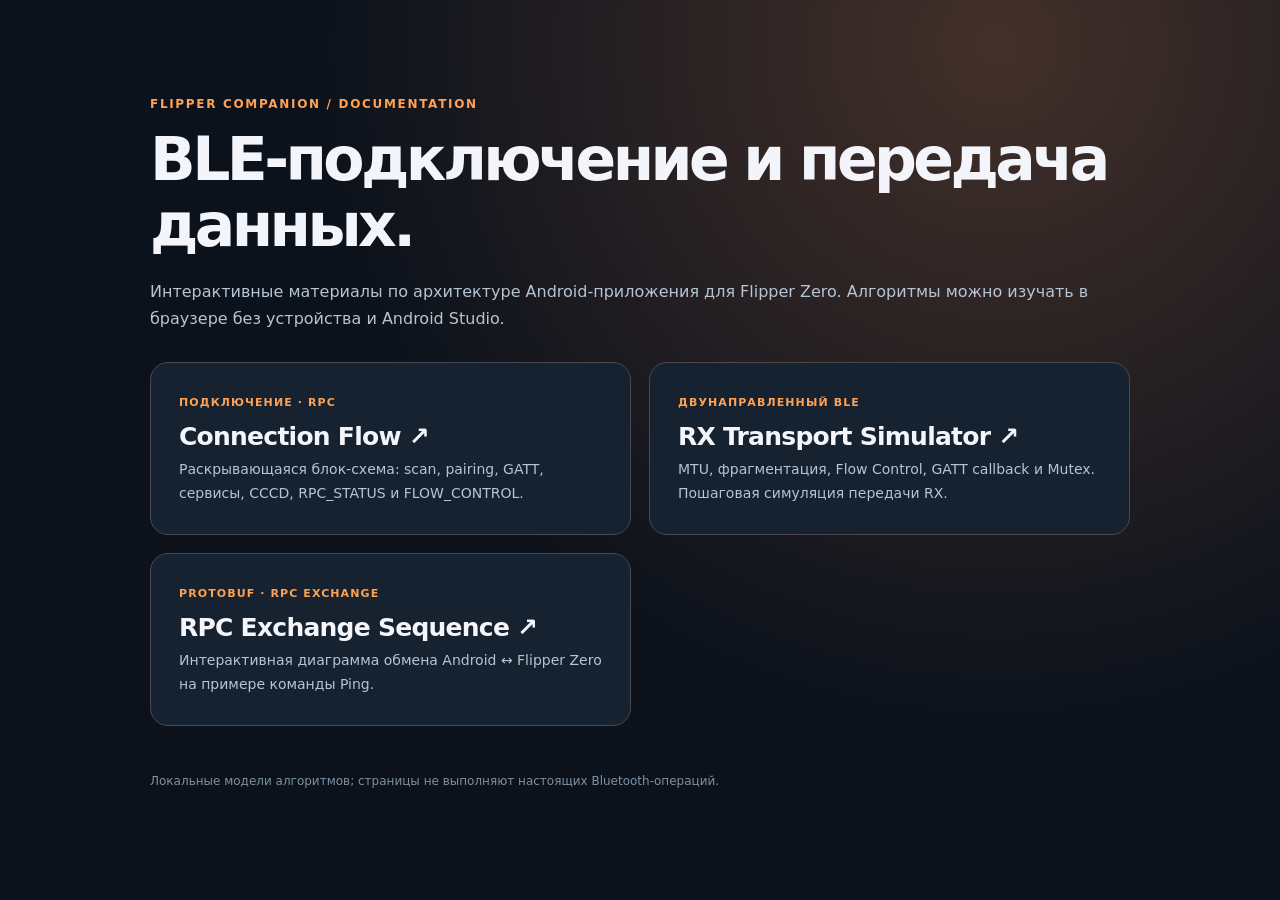
<file: docs/index.html>
<!doctype html>
<html lang="ru">
<head>
<meta charset="utf-8"><meta name="viewport" content="width=device-width,initial-scale=1"><meta name="color-scheme" content="dark">
<meta name="description" content="Интерактивная документация Flipper Zero Companion">
<title>Flipper Zero Companion — Docs</title>
<style>
:root{font-family:system-ui,-apple-system,sans-serif;color-scheme:dark}*{box-sizing:border-box}body{margin:0;background:radial-gradient(circle at 78% 5%,#43302a,#0c121b 52%);color:#f3f5fa;min-height:100vh;display:grid;place-items:center;padding:24px}main{max-width:980px;width:100%}.kicker{color:#ffa052;font-size:12px;letter-spacing:.14em;font-weight:800}h1{font-size:clamp(36px,6vw,60px);letter-spacing:-.06em;line-height:1.1;margin:15px 0 20px}p{color:#b6c4d3;line-height:1.7}.cards{display:grid;grid-template-columns:repeat(2,minmax(0,1fr));gap:18px;margin-top:30px}.card{display:block;text-decoration:none;color:inherit;border:1px solid #4b4850;border-radius:18px;padding:28px;background:#16222f;transition:border-color .2s,transform .2s}.card:hover{border-color:#ffa052;transform:translateY(-2px)}.card span{color:#ffa052;font-size:11px;letter-spacing:.1em;font-weight:800}.card h2{font-size:25px;margin:12px 0 7px;letter-spacing:-.03em}.card p{font-size:14px;margin:0}.foot{font-size:12px;margin-top:45px;color:#7e91a4}a:focus-visible{outline:2px solid #ffa052;outline-offset:4px}@media(max-width:650px){.cards{grid-template-columns:1fr}}
</style>
</head>
<body>
<main>
<div class="kicker">FLIPPER COMPANION / DOCUMENTATION</div>
<h1>BLE-подключение и передача данных.</h1>
<p>Интерактивные материалы по архитектуре Android-приложения для Flipper Zero. Алгоритмы можно изучать в браузере без устройства и Android Studio.</p>
<div class="cards">
<a class="card" href="./ble-connection/index.html"><span>ПОДКЛЮЧЕНИЕ · RPC</span><h2>Connection Flow ↗</h2><p>Раскрывающаяся блок-схема: scan, pairing, GATT, сервисы, CCCD, RPC_STATUS и FLOW_CONTROL.</p></a>
<a class="card" href="./ble-transport/simulator.html"><span>ДВУНАПРАВЛЕННЫЙ BLE</span><h2>RX Transport Simulator ↗</h2><p>MTU, фрагментация, Flow Control, GATT callback и Mutex. Пошаговая симуляция передачи RX.</p></a>
<a class="card" href="./rpc-exchange-sequence/index.html"><span>PROTOBUF · RPC EXCHANGE</span><h2>RPC Exchange Sequence ↗</h2><p>Интерактивная диаграмма обмена Android ↔ Flipper Zero на примере команды Ping.</p></a>
</div>
<p class="foot">Локальные модели алгоритмов; страницы не выполняют настоящих Bluetooth-операций.</p>
</main>
</body>
</html>
</file>
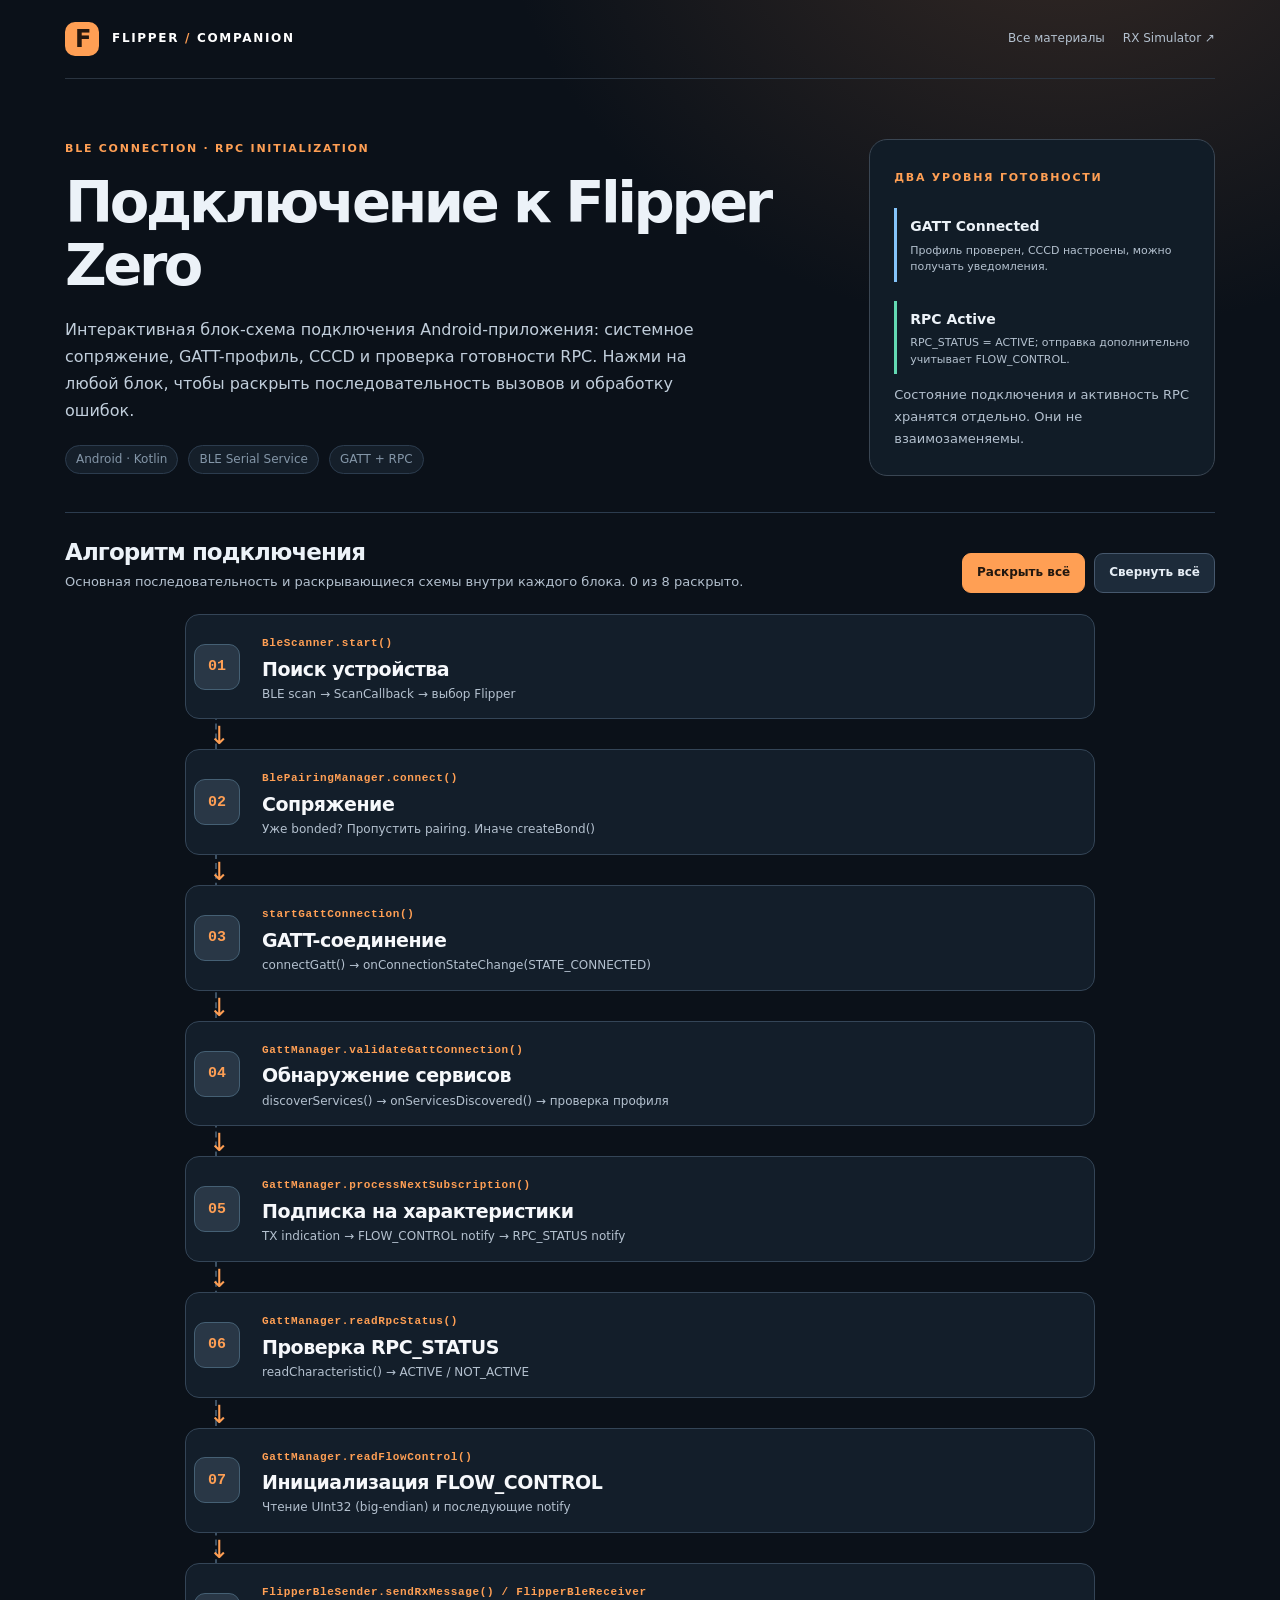
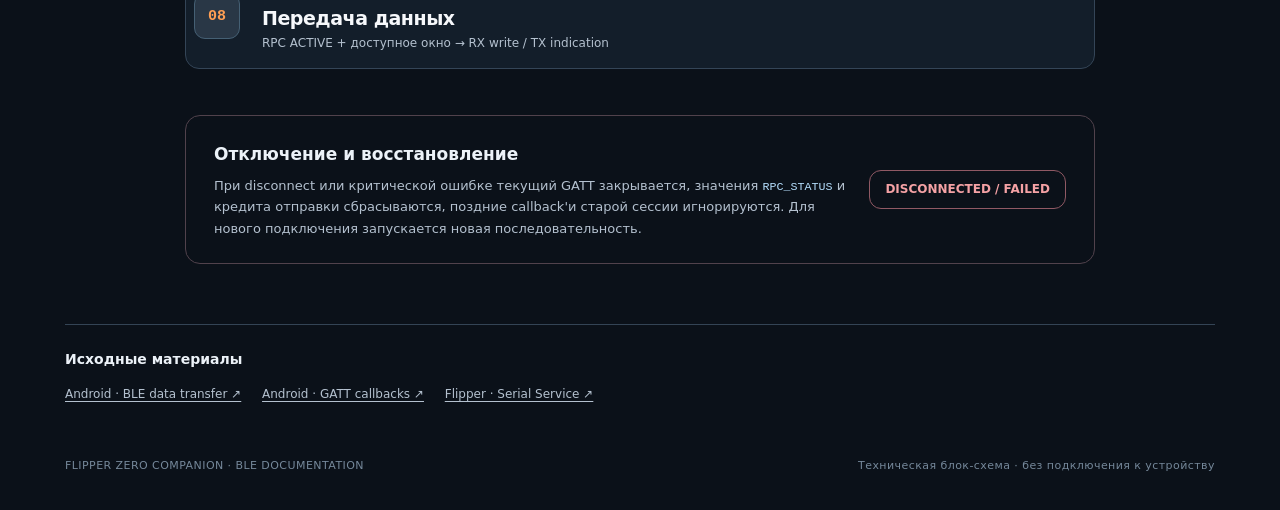
<file: docs/ble-connection/index.html>
<!doctype html>
<html lang="ru">
<head>
  <meta charset="utf-8">
  <meta name="viewport" content="width=device-width,initial-scale=1">
  <meta name="color-scheme" content="dark">
  <meta name="description" content="Интерактивная блок-схема BLE-подключения и инициализации RPC в Flipper Zero Companion">
  <title>BLE Connection & RPC Initialization · Flipper Zero Companion</title>
  <link rel="stylesheet" href="./connection.css">
  <script src="./connection.js" defer></script>
</head>
<body>
  <div class="container">
    <header class="topbar">
      <a class="brand" href="../index.html"><span class="brand-mark">F</span><span>FLIPPER <span style="color:var(--orange)">/</span> COMPANION</span></a>
      <nav class="toplinks" aria-label="Навигация по документации"><a href="../index.html">Все материалы</a><a href="../ble-transport/simulator.html">RX Simulator ↗</a></nav>
    </header>
    <main>
      <div class="hero">
        <div>
          <div class="eyebrow">BLE CONNECTION · RPC INITIALIZATION</div>
          <h1>Подключение к Flipper Zero</h1>
          <p class="lead">Интерактивная блок-схема подключения Android-приложения: системное сопряжение, GATT-профиль, CCCD и проверка готовности RPC. Нажми на любой блок, чтобы раскрыть последовательность вызовов и обработку ошибок.</p>
          <div class="hero-meta"><span class="meta-pill">Android · Kotlin</span><span class="meta-pill">BLE Serial Service</span><span class="meta-pill">GATT + RPC</span></div>
        </div>
        <aside class="hero-aside" aria-label="Ключевое различие состояний">
          <span class="small-title">ДВА УРОВНЯ ГОТОВНОСТИ</span>
          <div class="state-card"><strong>GATT Connected</strong><small>Профиль проверен, CCCD настроены, можно получать уведомления.</small></div>
          <div class="state-card ready"><strong>RPC Active</strong><small>RPC_STATUS = ACTIVE; отправка дополнительно учитывает FLOW_CONTROL.</small></div>
          <p>Состояние подключения и активность RPC хранятся отдельно. Они не взаимозаменяемы.</p>
        </aside>
      </div>
      <div class="toolbar">
        <div><h2>Алгоритм подключения</h2><p>Основная последовательность и раскрывающиеся схемы внутри каждого блока. <span id="open-count" aria-live="polite">0 из 8 раскрыто</span>.</p></div>
        <div class="toolbar-actions"><button id="expand-all" class="btn primary" type="button">Раскрыть всё</button><button id="collapse-all" class="btn" type="button">Свернуть всё</button></div>
      </div>
      <div class="pipeline" aria-label="Блок-схема BLE-подключения">
        <section class="stage" id="discovery">
  <button class="stage-header" type="button" aria-expanded="false" aria-controls="detail-discovery">
    <span class="number">01</span>
    <span class="stage-title"><span class="method">BleScanner.start()</span><span class="name">Поиск устройства</span><span class="summary">BLE scan → ScanCallback → выбор Flipper</span></span>
  </button>
  <div class="detail" id="detail-discovery" hidden>
    <div class="detail-top"><div><h3>Поиск устройства</h3><p class="desc">Находим устройство и получаем его Bluetooth-адрес.</p></div><button class="collapse" type="button" aria-label="Свернуть Поиск устройства">Свернуть ↑</button></div>
    <div class="mini-flow" aria-label="Последовательность операций"><div class="mini-node regular"><strong>startScan()</strong><small>Проверка доступности и разрешений</small></div><span class="mini-arrow" aria-hidden="true">→</span><div class="mini-node regular"><strong>onScanResult()</strong><small>Имя, адрес и RSSI</small></div><span class="mini-arrow" aria-hidden="true">→</span><div class="mini-node success"><strong>BleDevice</strong><small>Пользователь выбирает устройство</small></div></div>
    <div class="detail-foot"><div class="detail-box"><h4>Привязка к коду</h4><p>BleConnectionRepository.startScan() → BleScanner.start(); stopScan() отменяет таймаут и сканирование.</p></div><div class="detail-box error"><h4>Ошибки и остановка</h4><p>BLUETOOTH_SCAN / BLUETOOTH_CONNECT, отключённый Bluetooth, неуспешный scan, системные службы геолокации на Android 11 и ниже.</p></div></div>
    <p class="detail-note">Поиск не фильтруется только по стандартному имени Flipper: устройство может быть переименовано.</p>
  </div>
</section><section class="stage" id="pairing">
  <button class="stage-header" type="button" aria-expanded="false" aria-controls="detail-pairing">
    <span class="number">02</span>
    <span class="stage-title"><span class="method">BlePairingManager.connect()</span><span class="name">Сопряжение</span><span class="summary">Уже bonded? Пропустить pairing. Иначе createBond()</span></span>
  </button>
  <div class="detail" id="detail-pairing" hidden>
    <div class="detail-top"><div><h3>Сопряжение</h3><p class="desc">Проверяем системную пару и при необходимости ждём bonding.</p></div><button class="collapse" type="button" aria-label="Свернуть Сопряжение">Свернуть ↑</button></div>
    <div class="mini-flow" aria-label="Последовательность операций"><div class="mini-node decision"><strong>BOND_BONDED?</strong><small>Проверка bondState</small></div><span class="mini-arrow" aria-hidden="true">→</span><div class="mini-node regular"><strong>createBond()</strong><small>Если устройство ещё не сопряжено</small></div><span class="mini-arrow" aria-hidden="true">→</span><div class="mini-node success"><strong>ACTION_BOND_STATE_CHANGED</strong><small>Подтверждён BOND_BONDED</small></div></div>
    <div class="detail-foot"><div class="detail-box"><h4>Привязка к коду</h4><p>BlePairingManager → onPairingStarted() → onSuccessBonding(remote, device) → startGattConnection().</p></div><div class="detail-box error"><h4>Ошибки и остановка</h4><p>Отказ пользователя, BOND_NONE, потеря BLUETOOTH_CONNECT или таймаут ожидания 45 секунд → PairingFailed / TimedOut.</p></div></div>
    <p class="detail-note">Для уже сопряжённого устройства createBond() не требуется. Отмена ожидания не обязательно останавливает системную процедуру bonding.</p>
  </div>
</section><section class="stage" id="gatt">
  <button class="stage-header" type="button" aria-expanded="false" aria-controls="detail-gatt">
    <span class="number">03</span>
    <span class="stage-title"><span class="method">startGattConnection()</span><span class="name">GATT-соединение</span><span class="summary">connectGatt() → onConnectionStateChange(STATE_CONNECTED)</span></span>
  </button>
  <div class="detail" id="detail-gatt" hidden>
    <div class="detail-top"><div><h3>GATT-соединение</h3><p class="desc">Создаём BluetoothGatt и устанавливаем LE-соединение.</p></div><button class="collapse" type="button" aria-label="Свернуть GATT-соединение">Свернуть ↑</button></div>
    <div class="mini-flow" aria-label="Последовательность операций"><div class="mini-node regular"><strong>connectGatt()</strong><small>TRANSPORT_LE, mainHandler</small></div><span class="mini-arrow" aria-hidden="true">→</span><div class="mini-node decision"><strong>onConnectionStateChange()</strong><small>status == GATT_SUCCESS?</small></div><span class="mini-arrow" aria-hidden="true">→</span><div class="mini-node success"><strong>STATE_CONNECTED</strong><small>Запустить discovery</small></div></div>
    <div class="detail-foot"><div class="detail-box"><h4>Привязка к коду</h4><p>BleConnectionRepositoryImpl.startGattConnection(); currentGatt хранится на время активной сессии.</p></div><div class="detail-box error"><h4>Ошибки и остановка</h4><p>GATT error, disconnect либо таймаут подключения (25 секунд) → failGatt(), закрытие текущей GATT-сессии.</p></div></div>
    <p class="detail-note">Callback старого соединения игнорируется через проверку isCurrentGatt(gatt).</p>
  </div>
</section><section class="stage" id="services">
  <button class="stage-header" type="button" aria-expanded="false" aria-controls="detail-services">
    <span class="number">04</span>
    <span class="stage-title"><span class="method">GattManager.validateGattConnection()</span><span class="name">Обнаружение сервисов</span><span class="summary">discoverServices() → onServicesDiscovered() → проверка профиля</span></span>
  </button>
  <div class="detail" id="detail-services" hidden>
    <div class="detail-top"><div><h3>Обнаружение сервисов</h3><p class="desc">Убеждаемся, что Flipper предоставляет нужный Serial Service.</p></div><button class="collapse" type="button" aria-label="Свернуть Обнаружение сервисов">Свернуть ↑</button></div>
    <div class="mini-flow" aria-label="Последовательность операций"><div class="mini-node regular"><strong>discoverServices()</strong><small>Асинхронный поиск GATT-сервисов</small></div><span class="mini-arrow" aria-hidden="true">→</span><div class="mini-node decision"><strong>onServicesDiscovered()</strong><small>status == GATT_SUCCESS?</small></div><span class="mini-arrow" aria-hidden="true">→</span><div class="mini-node success"><strong>validateGattConnection()</strong><small>Service, четыре характеристики, CCCD</small></div></div>
    <div class="detail-foot"><div class="detail-box"><h4>Привязка к коду</h4><p>FlipperGattUuid.SERVICE; RX, TX, FLOW_CONTROL, RPC_STATUS; CCCD для трёх характеристик.</p></div><div class="detail-box error"><h4>Ошибки и остановка</h4><p>Ошибка discoverServices или отсутствие требуемых характеристик/CCCD → ServiceDiscoveryFailed / InvalidGattProfile.</p></div></div>
    <p class="detail-note">Наличие GATT-соединения ещё не означает, что Serial Service проверен или уведомления настроены.</p>
  </div>
</section><section class="stage" id="subscriptions">
  <button class="stage-header" type="button" aria-expanded="false" aria-controls="detail-subscriptions">
    <span class="number">05</span>
    <span class="stage-title"><span class="method">GattManager.processNextSubscription()</span><span class="name">Подписка на характеристики</span><span class="summary">TX indication → FLOW_CONTROL notify → RPC_STATUS notify</span></span>
  </button>
  <div class="detail" id="detail-subscriptions" hidden>
    <div class="detail-top"><div><h3>Подписка на характеристики</h3><p class="desc">Записываем CCCD строго последовательно, дожидаясь callback.</p></div><button class="collapse" type="button" aria-label="Свернуть Подписка на характеристики">Свернуть ↑</button></div>
    <div class="mini-flow" aria-label="Последовательность операций"><div class="mini-node regular"><strong>TX · CCCD</strong><small>ENABLE_INDICATION_VALUE</small></div><span class="mini-arrow" aria-hidden="true">→</span><div class="mini-node regular"><strong>FLOW_CONTROL · CCCD</strong><small>ENABLE_NOTIFICATION_VALUE</small></div><span class="mini-arrow" aria-hidden="true">→</span><div class="mini-node success"><strong>RPC_STATUS · CCCD</strong><small>ENABLE_NOTIFICATION_VALUE</small></div></div>
    <div class="detail-foot"><div class="detail-box"><h4>Привязка к коду</h4><p>initSubscribingQueue() → processNextSubscription() → onDescriptorWrite(SUCCESS) → следующая характеристика.</p></div><div class="detail-box error"><h4>Ошибки и остановка</h4><p>Не удалось настроить локальные notifications / записать CCCD → EnableCCCDProblem.</p></div></div>
    <p class="detail-note">После третьего успешного onDescriptorWrite() устанавливается BleConnectionState.Connected. Это готовность GATT, но не обязательно активная RPC-сессия.</p>
  </div>
</section><section class="stage" id="rpc-status">
  <button class="stage-header" type="button" aria-expanded="false" aria-controls="detail-rpc-status">
    <span class="number">06</span>
    <span class="stage-title"><span class="method">GattManager.readRpcStatus()</span><span class="name">Проверка RPC_STATUS</span><span class="summary">readCharacteristic() → ACTIVE / NOT_ACTIVE</span></span>
  </button>
  <div class="detail" id="detail-rpc-status" hidden>
    <div class="detail-top"><div><h3>Проверка RPC_STATUS</h3><p class="desc">Определяем, активен ли RPC на Flipper.</p></div><button class="collapse" type="button" aria-label="Свернуть Проверка RPC_STATUS">Свернуть ↑</button></div>
    <div class="mini-flow" aria-label="Последовательность операций"><div class="mini-node regular"><strong>readRpcStatus()</strong><small>Начальное чтение RPC_STATUS</small></div><span class="mini-arrow" aria-hidden="true">→</span><div class="mini-node decision"><strong>onCharacteristicRead()</strong><small>Чтение завершено · saveRpcState()</small></div><span class="mini-arrow" aria-hidden="true">→</span><div class="mini-node success"><strong>readFlowControl()</strong><small>Следующая GATT-операция</small></div></div>
    <div class="detail-foot"><div class="detail-box"><h4>Привязка к коду</h4><p>saveRpcState(RpcStatus.ACTIVE | NOT_ACTIVE); FlipperBleSender.awaitRpcActive() ждёт активности RPC перед отправкой.</p></div><div class="detail-box error"><h4>Ошибки и остановка</h4><p>Неудачное чтение → RPCReadError. Некорректный payload не должен автоматически трактоваться как ACTIVE.</p></div></div>
    <p class="detail-note">NOT_ACTIVE не равно разрыву Bluetooth: GATT может оставаться Connected. onCharacteristicChanged(RPC_STATUS) только обновляет статус через saveRpcState() и не вызывает readFlowControl(). Следующее чтение FLOW_CONTROL запускается из onCharacteristicRead(RPC_STATUS) после завершения первоначального чтения.</p>
  </div>
</section><section class="stage" id="flow-control">
  <button class="stage-header" type="button" aria-expanded="false" aria-controls="detail-flow-control">
    <span class="number">07</span>
    <span class="stage-title"><span class="method">GattManager.readFlowControl()</span><span class="name">Инициализация FLOW_CONTROL</span><span class="summary">Чтение UInt32 (big-endian) и последующие notify</span></span>
  </button>
  <div class="detail" id="detail-flow-control" hidden>
    <div class="detail-top"><div><h3>Инициализация FLOW_CONTROL</h3><p class="desc">Получаем первоначальное окно отправки и обновления кредита.</p></div><button class="collapse" type="button" aria-label="Свернуть Инициализация FLOW_CONTROL">Свернуть ↑</button></div>
    <div class="mini-flow" aria-label="Последовательность операций"><div class="mini-node regular"><strong>readFlowControl()</strong><small>После onCharacteristicRead(RPC_STATUS)</small></div><span class="mini-arrow" aria-hidden="true">→</span><div class="mini-node regular"><strong>onCharacteristicRead()</strong><small>Начальное значение · big-endian</small></div><span class="mini-arrow" aria-hidden="true">→</span><div class="mini-node success"><strong>onCharacteristicChanged()</strong><small>Новые окна по notify</small></div></div>
    <div class="detail-foot"><div class="detail-box"><h4>Привязка к коду</h4><p>handleFlowControlValue(value) → FlipperBleSender.setAvailableBytes(available); значение декодируется из 4 байт в порядке BIG_ENDIAN.</p></div><div class="detail-box error"><h4>Ошибки и остановка</h4><p>Ошибка чтения или неверный размер payload → RPCReadError; при нулевом кредите отправитель ожидает новое окно.</p></div></div>
    <p class="detail-note">Начальное чтение FLOW_CONTROL инициируется после успешного завершения чтения RPC_STATUS. Последующие onCharacteristicChanged(FLOW_CONTROL) обновляют доступное окно через setAvailableBytes(), не запускают GATT-чтение и не прибавляют значение к прежнему остатку.</p>
  </div>
</section><section class="stage" id="ready">
  <button class="stage-header" type="button" aria-expanded="false" aria-controls="detail-ready">
    <span class="number">08</span>
    <span class="stage-title"><span class="method">FlipperBleSender.sendRxMessage() / FlipperBleReceiver</span><span class="name">Передача данных</span><span class="summary">RPC ACTIVE + доступное окно → RX write / TX indication</span></span>
  </button>
  <div class="detail" id="detail-ready" hidden>
    <div class="detail-top"><div><h3>Передача данных</h3><p class="desc">После проверки условий можно обмениваться байтами.</p></div><button class="collapse" type="button" aria-label="Свернуть Передача данных">Свернуть ↑</button></div>
    <div class="mini-flow" aria-label="Последовательность операций"><div class="mini-node decision"><strong>awaitRpcActive()</strong><small>Сессия должна быть ACTIVE</small></div><span class="mini-arrow" aria-hidden="true">→</span><div class="mini-node regular"><strong>sendRxMessage(message)</strong><small>MTU · RX ≤ 486 · credit · Mutex</small></div><span class="mini-arrow" aria-hidden="true">→</span><div class="mini-node success"><strong>onCharacteristicWrite()</strong><small>Подтверждение RX; TX → receiver</small></div></div>
    <div class="detail-foot"><div class="detail-box"><h4>Привязка к коду</h4><p>FlipperBleSender.sendRxMessage() → writeRxChunk() → BluetoothGattCallback.onCharacteristicWrite() → FlipperBleSender.handleCharacteristicWrite(); TX → onCharacteristicChanged() → FlipperBleReceiver.onReceive().</p></div><div class="detail-box error"><h4>Ошибки и остановка</h4><p>Disconnect, NOT_ACTIVE, ошибка записи, таймаут или переполнение буфера приёма → прекращение отправки / сброс текущей передачи.</p></div></div>
    <p class="detail-note">Это логическое условие готовности, а не новый публичный BleConnectionState. Готовность RPC нельзя определять только по Connected.</p>
  </div>
</section>
      </div>
      <section class="error-section" aria-label="Завершение соединения">
        <div><h2>Отключение и восстановление</h2><p>При disconnect или критической ошибке текущий GATT закрывается, значения <code>RPC_STATUS</code> и кредита отправки сбрасываются, поздние callback'и старой сессии игнорируются. Для нового подключения запускается новая последовательность.</p></div>
        <div class="error-sign">DISCONNECTED / FAILED</div>
      </section>
      <section class="sources" aria-label="Исходные материалы"><h2>Исходные материалы</h2>
        <a href="https://developer.android.com/develop/connectivity/bluetooth/ble/transfer-ble-data" target="_blank" rel="noopener noreferrer">Android · BLE data transfer ↗</a>
        <a href="https://developer.android.com/reference/android/bluetooth/BluetoothGattCallback" target="_blank" rel="noopener noreferrer">Android · GATT callbacks ↗</a>
        <a href="https://github.com/flipperdevices/flipperzero-firmware/blob/dev/targets/f7/ble_glue/services/serial_service.c" target="_blank" rel="noopener noreferrer">Flipper · Serial Service ↗</a>
      </section>
    </main>
    <footer class="footer"><span>FLIPPER ZERO COMPANION · BLE DOCUMENTATION</span><span>Техническая блок-схема · без подключения к устройству</span></footer>
  </div>
</body>
</html>
</file>
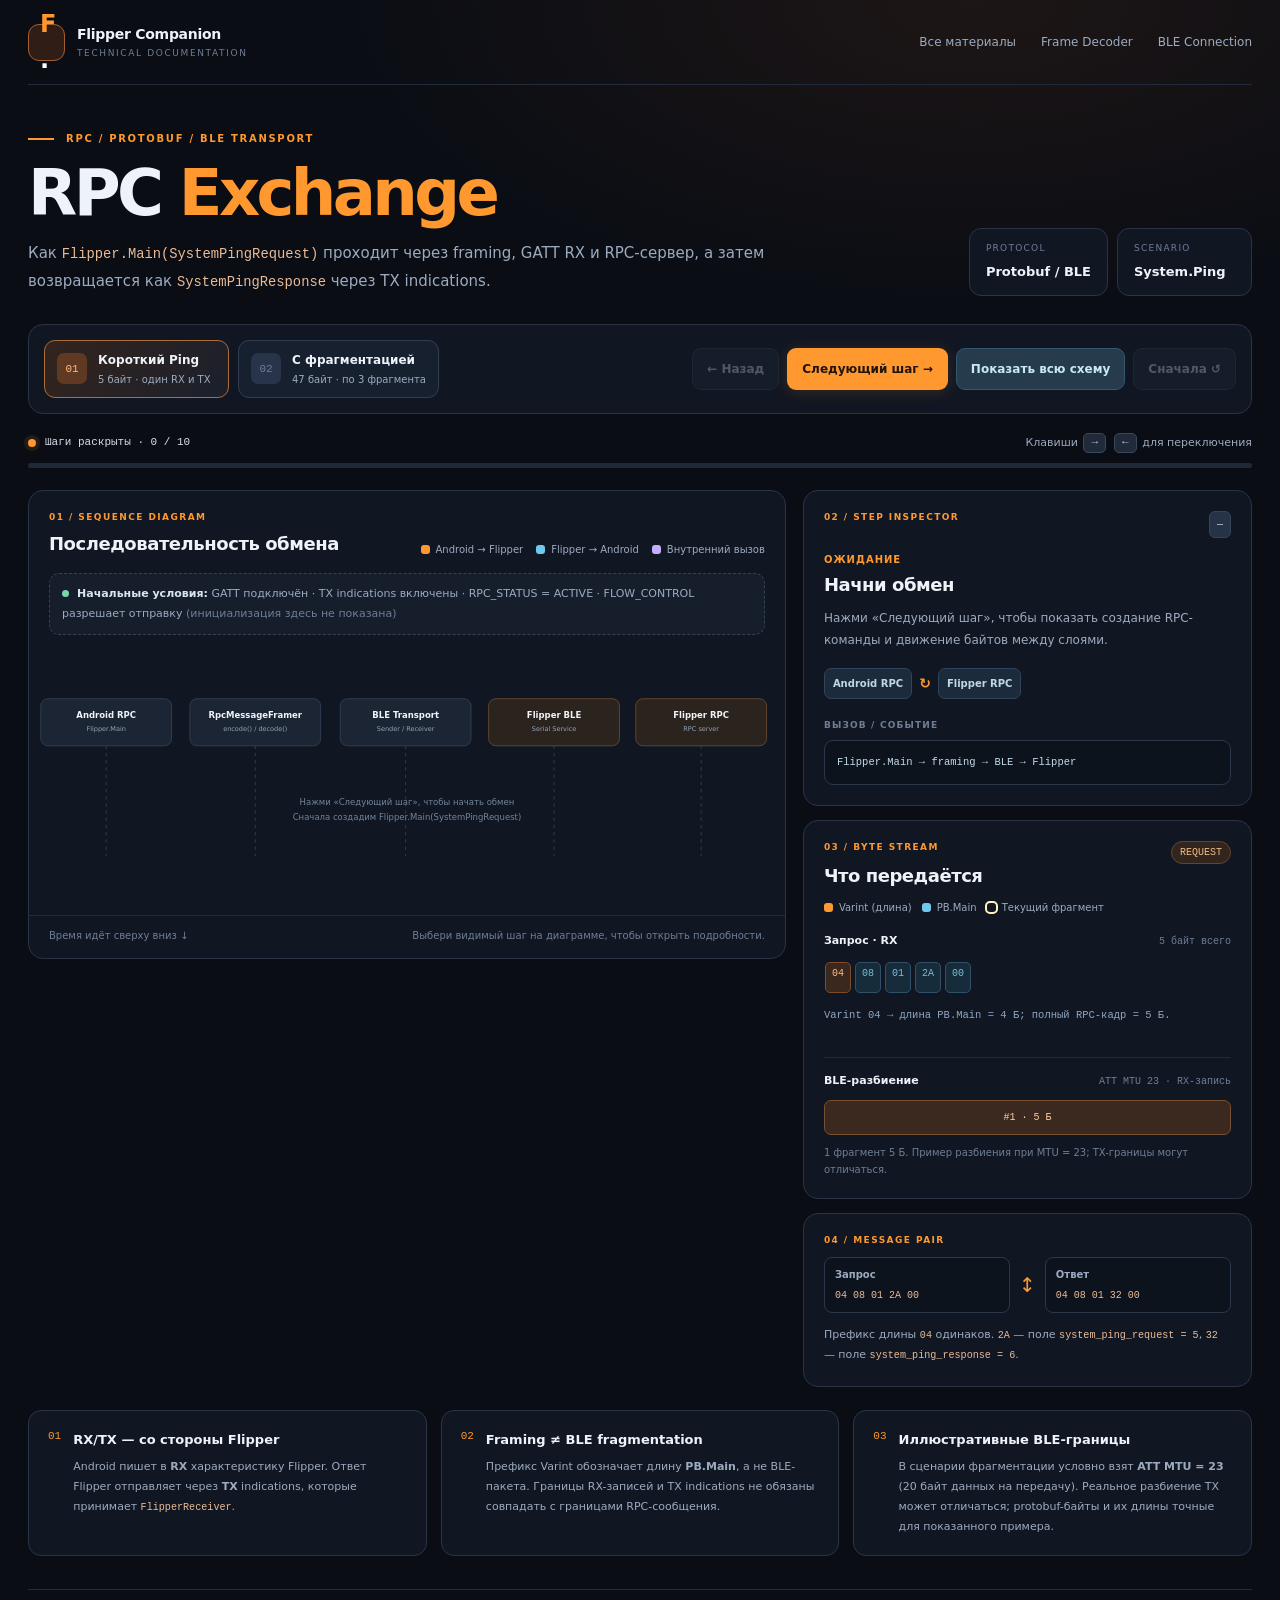
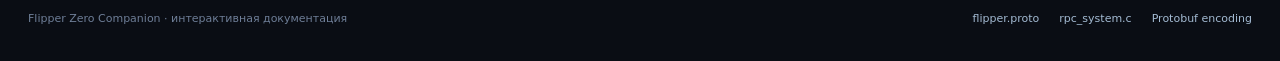
<file: docs/rpc-exchange-sequence/index.html>
<!doctype html>
<html lang="ru">
<head>
  <meta charset="utf-8">
  <meta name="viewport" content="width=device-width, initial-scale=1">
  <meta name="theme-color" content="#0a0d14">
  <meta name="description" content="Интерактивная диаграмма последовательности RPC Ping между Android и Flipper Zero: protobuf framing, BLE RX/TX, байтовые фрагменты и decode().">
  <title>RPC Exchange — Flipper Zero Companion</title>
  <style>
:root{color-scheme:dark;--bg:#0a0d14;--panel:#111722;--panel2:#151e2b;--line:#2a3447;--line2:#202b3c;--ink:#eef2f9;--muted:#9cabc0;--dim:#6e7e97;--orange:#ff982f;--cyan:#70c9ed;--green:#78d6aa;--purple:#c5adff;--red:#ff898d;--r:15px;font-family:Inter,ui-sans-serif,system-ui,-apple-system,"Segoe UI",Roboto,Arial,sans-serif}
*{box-sizing:border-box}html{scroll-behavior:smooth}body{margin:0;min-width:320px;background:radial-gradient(ellipse 62% 23% at 76% 0%,rgba(129,67,29,.16),transparent 82%),var(--bg);color:var(--ink);font-size:14px;line-height:1.5}button{cursor:pointer;font:inherit}button:disabled{opacity:.35;cursor:not-allowed}a{color:inherit;text-decoration:none}a:hover{color:var(--orange)}h1,h2,h3,p{margin:0}code,kbd,.step-counter,.status-copy,.stream-label span,.byte,.chunk-chip,.code-detail{font-family:ui-monospace,SFMono-Regular,Menlo,Consolas,"Liberation Mono",monospace}code{color:#eabb96;font-size:.92em}.page{max-width:1580px;margin:auto;padding:0 28px}.topbar{min-height:85px;display:flex;justify-content:space-between;align-items:center;border-bottom:1px solid var(--line2);gap:20px}.brand{display:flex;align-items:center;gap:12px;white-space:nowrap}.brand-icon{height:37px;width:37px;display:grid;place-content:center;background:#301d16;border:1px solid #a45f30;border-radius:11px;color:var(--orange);font-size:24px;font-weight:900;letter-spacing:-.14em}.brand-icon span{color:#fff}.brand b{display:block;font-size:14px;letter-spacing:-.02em}.brand small{display:block;margin-top:2px;font-size:9px;color:var(--dim);letter-spacing:.18em}.links{display:flex;flex-wrap:wrap;gap:25px;font-size:12px;color:var(--muted)}.eyebrow{display:flex;align-items:center;gap:12px;color:var(--orange);font-size:10px;font-weight:800;letter-spacing:.17em;margin-top:46px}.eyebrow i{display:block;width:26px;height:2px;background:var(--orange)}.hero{display:flex;justify-content:space-between;gap:25px;align-items:end;margin:14px 0 28px}.hero h1{font-size:clamp(42px,5vw,68px);line-height:1.05;letter-spacing:-.057em;margin-bottom:13px}.hero h1 span{color:var(--orange)}.hero p{font-size:15px;color:var(--muted);line-height:1.85;max-width:820px}.hero-meta{display:flex;gap:9px;flex-shrink:0}.hero-meta>div{border:1px solid var(--line);border-radius:12px;min-width:135px;padding:13px 16px;background:#111722}.hero-meta small{display:block;font-size:9px;letter-spacing:.14em;color:var(--dim);margin-bottom:5px}.hero-meta strong{font-size:13px}.panel{background:var(--panel);border:1px solid var(--line);border-radius:var(--r)}.toolbar{display:flex;align-items:center;justify-content:space-between;gap:20px;padding:15px;margin-bottom:19px}.scenario-buttons{display:flex;gap:9px;min-width:0}.scenario{border:1px solid #313e52;border-radius:11px;background:#17202e;color:var(--ink);display:flex;align-items:center;gap:11px;text-align:left;padding:10px 12px;min-width:185px}.scenario.active{border-color:#ad6d37;background:linear-gradient(120deg,#33241d,#1b202c)}.scenario:hover{border-color:#b57542}.scenario-index{width:30px;height:31px;flex:0 0 30px;display:grid;place-items:center;border-radius:7px;background:#283449;color:var(--dim);font:11px ui-monospace,monospace}.scenario.active .scenario-index{background:#603922;color:#ffbd7a}.scenario b,.scenario small{display:block}.scenario b{font-size:12px}.scenario small{color:var(--muted);font-size:10px;margin-top:3px}.actions{display:flex;flex-wrap:wrap;align-items:center;justify-content:flex-end;gap:8px}.btn{border:1px solid transparent;border-radius:9px;font-size:12px;font-weight:740;padding:11px 14px;white-space:nowrap;transition:background .16s,border-color .16s}.btn.primary{background:var(--orange);color:#21140a;box-shadow:0 2px 14px rgba(255,152,47,.15)}.btn.primary:hover{background:#ffad55}.btn.outline{background:#263b4b;border-color:#35576d;color:#c6e8f7}.btn.outline:hover{background:#2e4b61}.btn.ghost{border-color:#364155;background:#202a3a;color:#c7d2e2}.btn.ghost:hover{background:#2b384c}.status-line{display:flex;justify-content:space-between;align-items:center;gap:12px;color:var(--muted);font-size:11px;margin-bottom:10px}.status-copy{display:flex;gap:9px;align-items:center;color:#d5dfed}.live-dot{width:8px;height:8px;border-radius:50%;background:var(--orange);box-shadow:0 0 0 4px rgba(255,152,47,.1)}.live-dot.done{background:var(--green);box-shadow:0 0 0 4px rgba(120,214,170,.12)}kbd{display:inline-grid;place-items:center;min-width:23px;height:20px;margin:0 2px;background:#202a39;border:1px solid #38485d;border-radius:5px;color:#b7cce0}.progress-track{height:5px;width:100%;background:#1e2837;border-radius:5px;overflow:hidden;margin-bottom:22px}.progress-fill{width:0;height:100%;background:linear-gradient(90deg,#e27436,var(--orange));transition:width .25s ease}.workspace{display:grid;grid-template-columns:minmax(0,1.55fr) minmax(330px,.8fr);align-items:start;gap:17px}.diagram-panel{min-width:0;padding:20px 0 0}.panel-head{padding:0 20px;display:flex;align-items:end;justify-content:space-between;gap:20px}.section-label{display:block;font-size:9px;color:var(--orange);letter-spacing:.16em;font-weight:800;margin-bottom:6px}.panel-head h2,.inspector h2{font-size:18px;letter-spacing:-.025em}.legend,.byte-legend{display:flex;flex-wrap:wrap;gap:13px;font-size:10px;color:var(--muted)}.legend span,.byte-legend span{display:inline-flex;gap:6px;align-items:center}.swatch{width:9px;height:9px;border-radius:3px;display:inline-block}.swatch.outbound{background:var(--orange)}.swatch.inbound{background:var(--cyan)}.swatch.internal{background:var(--purple)}.swatch.length{background:var(--orange)}.swatch.protobuf{background:var(--cyan)}.swatch.highlight{background:transparent;outline:2px solid #fff3bf}.session-banner{background:#161e2c;border:1px dashed #344159;color:var(--muted);font-size:11px;line-height:1.8;margin:16px 20px 10px;border-radius:10px;padding:10px 12px}.session-banner b{color:#d9e5f2}.session-led{display:inline-block;width:7px;height:7px;border-radius:50%;background:var(--green);margin-right:8px}.session-banner .subtle{color:var(--dim)}.diagram-scroll{width:100%;overflow:auto;max-height:calc(100vh - 150px);min-height:270px;scrollbar-width:thin;scrollbar-color:#45536b transparent;outline:0}.diagram-scroll:focus-visible{box-shadow:inset 0 0 0 2px #bb813d}.diagram-scroll svg{display:block;width:100%;min-width:955px;min-height:225px;overflow:visible}.diagram-footer{border-top:1px solid var(--line2);padding:12px 20px 15px;display:flex;justify-content:space-between;gap:12px;flex-wrap:wrap;color:var(--dim);font-size:10px}.inspector{display:grid;gap:14px;min-width:0}.inspector .panel{padding:20px}.aside-head{display:flex;justify-content:space-between;align-items:start;gap:12px}.step-counter{font-size:10px;color:#becfe5;background:#263246;border:1px solid #35445b;padding:5px 7px;border-radius:6px}.step-type{color:var(--orange);font-size:10px;letter-spacing:.1em;font-weight:800;margin:14px 0 6px}.inspector h2{line-height:1.32}.step-description{font-size:12px;color:var(--muted);line-height:1.8;margin:12px 0 16px}.step-route{display:flex;align-items:center;gap:7px;margin-bottom:20px;flex-wrap:wrap}.route-node{background:#1c2b3b;border:1px solid #30435a;border-radius:7px;color:#bfd7e8;font-size:10px;font-weight:650;padding:7px 8px}.route-arrow{color:var(--orange);font-weight:700}.code-label{font-size:9px;letter-spacing:.13em;color:var(--dim);font-weight:750;margin-bottom:8px}.code-detail{display:block;background:#0c131d;border:1px solid #2b384a;padding:12px;border-radius:9px;color:#c3dae9;font-size:10.5px;line-height:1.8;overflow-wrap:anywhere}.byte-badge{font:10px ui-monospace,monospace;color:#f3ba83;border-radius:14px;border:1px solid #67452c;background:#32251e;padding:5px 8px}.bytes-panel h2{margin-bottom:12px}.byte-legend{gap:10px;margin-bottom:18px}.stream-label{display:flex;align-items:center;justify-content:space-between;gap:6px;margin-bottom:10px}.stream-label b{font-size:11px}.stream-label span{color:var(--dim);font-size:10px;white-space:nowrap}.byte-strip{display:flex;flex-wrap:wrap;gap:4px;max-height:178px;min-height:37px;overflow:auto;padding:3px 1px;scrollbar-width:thin}.byte{color:#78bfd5;border:1px solid #315069;background:#162c3b;border-radius:5px;padding:6px 6px;font-size:10px;line-height:1;transition:transform .15s,opacity .15s}.byte.prefix{color:#ffbf7f;background:#3a271d;border-color:#7e4c29}.byte.dimmed{opacity:.33}.byte.selected{color:white;outline:2px solid #fff0be;outline-offset:1px;transform:translateY(-1px)}.stream-state{font:10.5px/1.7 ui-monospace,monospace;color:#8ea6c2;margin-top:11px;min-height:35px}.split-block{border-top:1px solid var(--line2);margin-top:15px;padding-top:15px}.chunk-bars{display:flex;gap:5px;min-height:35px}.chunk-chip{flex:1 1 0;background:#1c3142;border:1px solid #3a5b6c;color:#bcdded;border-radius:7px;min-width:0;text-align:center;padding:9px 4px;font-size:10px;white-space:nowrap}.chunk-chip.outgoing{background:#3b291f;border-color:#785032;color:#ffd0a0}.chunk-chip.active{box-shadow:0 0 0 2px #e2c58e;transform:translateY(-1px)}.chunk-chip.dimmed{opacity:.5}.micro-note{color:var(--dim);font-size:10px;line-height:1.7;margin-top:9px}.summary-panel{min-width:0}.pair{display:flex;align-items:center;gap:9px;margin-top:10px}.pair>div{min-width:0;flex:1;background:#0c131d;border:1px solid #2b384a;border-radius:8px;padding:9px 10px}.pair b{color:var(--muted);font-size:10px;display:block;margin-bottom:6px}.pair code{display:block;font-size:10px;word-break:break-word;max-height:70px;overflow:auto}.pair-arrow{color:var(--orange);font-size:20px}.summary-panel p{color:var(--muted);font-size:11px;line-height:1.8;margin-top:12px}.note-grid{display:grid;grid-template-columns:repeat(3,1fr);gap:14px;margin:23px 0 33px}.note-card{border:1px solid var(--line);border-radius:13px;background:#111722;padding:19px;display:flex;gap:12px}.note-number{color:var(--orange);font:11px ui-monospace,monospace;flex:none}.note-card h3{font-size:13px;margin-bottom:8px}.note-card p{font-size:11px;color:var(--muted);line-height:1.8}footer{border-top:1px solid var(--line2);padding:21px 0 33px;display:flex;justify-content:space-between;gap:14px;color:var(--dim);font-size:11px}footer div{display:flex;gap:20px;flex-wrap:wrap}footer a{color:#a3bad2}
/* SVG diagram semantics */
.actor-group{cursor:default}.actor-pill{fill:#1b2533;stroke:#37465c;stroke-width:1.2}.actor-pill.flipper{fill:#2b231e;stroke:#725033}.actor-name{font-size:13px;fill:#f0f3f9;font-weight:750;text-anchor:middle}.actor-sub{fill:#91a3b9;font-size:10px;text-anchor:middle}.lane-line{stroke:#38475d;stroke-dasharray:5 6;stroke-width:1.2}.event-group{cursor:pointer;outline:none}.event-group .event-bg{fill:transparent;stroke:transparent;stroke-width:1}.event-group:hover .event-bg{fill:#ffffff07}.event-group.selected .event-bg{fill:#ffad3c0d;stroke:#ffab4a38}.event-id-bg{fill:#1a2736;stroke:#2d3f56}.event-id{fill:#879eb6;font:10px ui-monospace,monospace;text-anchor:middle}.event-group.selected .event-id-bg{fill:#4e3020;stroke:#a96838}.event-group.selected .event-id{fill:#ffb575}.arrow-out{stroke:#ffac60;fill:none;stroke-width:2.3}.arrow-in{stroke:#79cdea;fill:none;stroke-width:2.3}.arrow-internal{stroke:#baa7f9;fill:none;stroke-width:2.1}.arrow-label-bg{fill:#111722}.arrow-label{fill:#e1eaf3;font:11px Inter,system-ui,sans-serif;text-anchor:middle;font-weight:650}.arrow-hex{fill:#8fa9c3;font:10px ui-monospace,monospace;text-anchor:middle}.zero-state{fill:#70839b;text-anchor:middle;font:13px Inter,system-ui,sans-serif}.phase-divider{stroke:#33445a;stroke-width:1;stroke-dasharray:4 7}.phase-text{fill:#7590ac;font:10px ui-monospace,monospace;letter-spacing:1.4px}
@media(max-width:1350px){.workspace{grid-template-columns:minmax(0,1.35fr) minmax(310px,.8fr)}.toolbar{flex-wrap:wrap}.actions{justify-content:flex-start}.diagram-scroll svg{min-width:955px}}
@media(max-width:950px){.page{padding:0 17px}.workspace{grid-template-columns:1fr}.diagram-scroll{max-height:640px}.diagram-panel{grid-row:1}.inspector{grid-template-columns:1fr 1fr;align-items:start}.inspector-main{grid-row:span 2}.hero-meta{display:none}.note-grid{grid-template-columns:1fr 1fr}.panel-head{flex-wrap:wrap}.toolbar{gap:12px}.scenario-buttons{flex:1}.scenario{flex:1}}
@media(max-width:650px){.page{padding:0 12px}.topbar{padding:15px 0;min-height:auto;flex-wrap:wrap;gap:15px}.links{gap:12px;font-size:10px;width:100%;justify-content:space-between}.eyebrow{margin-top:32px}.hero{margin-bottom:22px}.hero h1{font-size:46px}.hero p{font-size:13px;line-height:1.8}.toolbar{padding:12px}.scenario-buttons{width:100%}.scenario{padding:9px;min-width:0}.scenario b{font-size:11px}.scenario small{font-size:9px}.actions{width:100%;display:grid;grid-template-columns:1fr 1fr}.actions .btn{padding:10px 7px;white-space:normal}.hint-key{display:none}.diagram-panel{padding-top:15px}.panel-head{padding:0 13px}.session-banner{margin:13px 13px 8px}.diagram-footer{padding:11px 13px}.inspector{grid-template-columns:1fr}.inspector-main{grid-row:auto}.inspector .panel{padding:17px}.note-grid{grid-template-columns:1fr}.pair{gap:5px}.byte-strip{max-height:150px}footer{flex-direction:column}.status-line{font-size:10px}}
@media(prefers-reduced-motion:reduce){*,*::before,*::after{transition:none!important;scroll-behavior:auto!important}}

@media(min-width:1000px){.diagram-scroll svg{min-width:0}}
.diagram-scroll.expanded{max-height:none;overflow-x:auto;overflow-y:visible}
@media(max-width:950px){.diagram-scroll.expanded svg{min-width:955px}}

  </style>

</head>
<body>
<div class="page">
  <header class="topbar">
    <div class="brand"><span class="brand-icon">F<span>.</span></span><span><b>Flipper Companion</b><small>TECHNICAL DOCUMENTATION</small></span></div>
    <nav class="links" aria-label="Разделы документации"><a href="../index.html">Все материалы</a><a href="../rpc-framing-decode/">Frame Decoder</a><a href="../ble-connection/">BLE Connection</a></nav>
  </header>
  <main>
    <div class="eyebrow"><i></i> RPC / PROTOBUF / BLE TRANSPORT</div>
    <div class="hero">
      <div><h1>RPC <span>Exchange</span></h1><p>Как <code>Flipper.Main(SystemPingRequest)</code> проходит через framing, GATT RX и RPC-сервер, а затем возвращается как <code>SystemPingResponse</code> через TX indications.</p></div>
      <div class="hero-meta"><div><small>PROTOCOL</small><strong>Protobuf / BLE</strong></div><div><small>SCENARIO</small><strong>System.Ping</strong></div></div>
    </div>

    <div class="toolbar panel" aria-label="Управление диаграммой">
      <div class="scenario-buttons" role="group" aria-label="Сценарий обмена">
        <button class="scenario active" type="button" id="simpleScenario" aria-pressed="true"><span class="scenario-index">01</span><span><b>Короткий Ping</b><small>5 байт · один RX и TX</small></span></button>
        <button class="scenario" type="button" id="splitScenario" aria-pressed="false"><span class="scenario-index">02</span><span><b>С фрагментацией</b><small>47 байт · по 3 фрагмента</small></span></button>
      </div>
      <div class="actions">
        <button id="prevBtn" type="button" class="btn ghost" title="Вернуться на предыдущий шаг">← Назад</button>
        <button id="nextBtn" type="button" class="btn primary">Следующий шаг <span aria-hidden="true">→</span></button>
        <button id="allBtn" type="button" class="btn outline">Показать всю схему</button>
        <button id="resetBtn" type="button" class="btn ghost">Сначала ↺</button>
      </div>
    </div>

    <div class="status-line"><div class="status-copy"><span id="statusDot" class="live-dot"></span><span id="progressText" aria-live="polite">Готово к началу · 0 / 10</span></div><span class="hint-key">Клавиши <kbd>→</kbd> <kbd>←</kbd> для переключения</span></div>
    <div class="progress-track"><div id="progressFill" class="progress-fill"></div></div>

    <div class="workspace">
      <section class="diagram-panel panel" aria-labelledby="diagramTitle">
        <div class="panel-head"><div><span class="section-label">01 / SEQUENCE DIAGRAM</span><h2 id="diagramTitle">Последовательность обмена</h2></div><div class="legend"><span><i class="swatch outbound"></i> Android → Flipper</span><span><i class="swatch inbound"></i> Flipper → Android</span><span><i class="swatch internal"></i> Внутренний вызов</span></div></div>
        <div class="session-banner"><span class="session-led"></span><b>Начальные условия:</b> GATT подключён · TX indications включены · RPC_STATUS = ACTIVE · FLOW_CONTROL разрешает отправку <span class="subtle">(инициализация здесь не показана)</span></div>
        <div class="diagram-scroll" id="diagramViewport" tabindex="0" aria-label="Диаграмма последовательности, горизонтальная прокрутка на узких экранах"><svg id="sequenceDiagram" xmlns="http://www.w3.org/2000/svg" role="img" aria-label="Пошаговая диаграмма обмена между Android и Flipper Zero"></svg></div>
        <div class="diagram-footer"><span>Время идёт сверху вниз <span aria-hidden="true">↓</span></span><span>Выбери видимый шаг на диаграмме, чтобы открыть подробности.</span></div>
      </section>

      <aside class="inspector" aria-label="Инспектор выбранного шага">
        <section class="panel inspector-main" aria-labelledby="inspectorTitle"><div class="aside-head"><span class="section-label">02 / STEP INSPECTOR</span><span id="stepCounter" class="step-counter">—</span></div>
          <div class="step-type" id="stepType">ОЖИДАНИЕ</div><h2 id="inspectorTitle">Начни обмен</h2><p id="stepDescription" class="step-description">Нажми «Следующий шаг», чтобы показать создание RPC-команды и движение байтов между слоями.</p>
          <div id="stepRoute" class="step-route"><span class="route-node">Android RPC</span><span class="route-arrow">→</span><span class="route-node">Flipper RPC</span></div>
          <div class="code-label">ВЫЗОВ / СОБЫТИЕ</div><code id="codeDetail" class="code-detail">Flipper.Main → framing → BLE → Flipper</code>
        </section>
        <section class="panel bytes-panel" aria-labelledby="bytesTitle"><div class="aside-head"><span class="section-label">03 / BYTE STREAM</span><span id="bytesBadge" class="byte-badge">Ping</span></div><h2 id="bytesTitle">Что передаётся</h2><div class="byte-legend"><span><i class="swatch length"></i> Varint (длина)</span><span><i class="swatch protobuf"></i> PB.Main</span><span><i class="swatch highlight"></i> Текущий фрагмент</span></div>
          <div class="stream-label"><b id="streamTitle">Запрос · RX</b><span id="streamMeta">5 байт всего</span></div>
          <div id="byteStrip" class="byte-strip" aria-label="Байты передаваемого кадра"></div>
          <div class="stream-state" id="streamState">04 — длина protobuf (4 байта), остальное — сериализованный Flipper.Main.</div>
          <div class="split-block"><div class="stream-label"><b id="chunkTitle">BLE-разбиение</b><span id="chunkMeta">MTU 23</span></div><div class="chunk-bars" id="chunkBars"></div><p class="micro-note" id="chunkNote">Для короткого Ping весь кадр помещается в одну GATT-запись.</p></div>
        </section>
        <section class="panel summary-panel"><span class="section-label">04 / MESSAGE PAIR</span><div class="pair"><div><b>Запрос</b><code id="requestHex">04 08 01 2A 00</code></div><span class="pair-arrow">↕</span><div><b>Ответ</b><code id="responseHex">04 08 01 32 00</code></div></div><p>Префикс длины <code>04</code> одинаков. <code>2A</code> — поле <code>system_ping_request = 5</code>, <code>32</code> — поле <code>system_ping_response = 6</code>.</p></section>
      </aside>
    </div>

    <section class="note-grid" aria-label="Технические пояснения"><div class="note-card"><span class="note-number">01</span><div><h3>RX/TX — со стороны Flipper</h3><p>Android пишет в <b>RX</b> характеристику Flipper. Ответ Flipper отправляет через <b>TX</b> indications, которые принимает <code>FlipperReceiver</code>.</p></div></div><div class="note-card"><span class="note-number">02</span><div><h3>Framing ≠ BLE fragmentation</h3><p>Префикс Varint обозначает длину <b>PB.Main</b>, а не BLE-пакета. Границы RX-записей и TX indications не обязаны совпадать с границами RPC-сообщения.</p></div></div><div class="note-card"><span class="note-number">03</span><div><h3>Иллюстративные BLE-границы</h3><p>В сценарии фрагментации условно взят <b>ATT MTU = 23</b> (20 байт данных на передачу). Реальное разбиение TX может отличаться; protobuf-байты и их длины точные для показанного примера.</p></div></div></section>
    <footer><span>Flipper Zero Companion · интерактивная документация</span><div><a href="https://github.com/flipperdevices/flipperzero-protobuf/blob/dev/flipper.proto" target="_blank" rel="noopener noreferrer">flipper.proto</a><a href="https://github.com/flipperdevices/flipperzero-firmware/blob/dev/applications/services/rpc/rpc_system.c" target="_blank" rel="noopener noreferrer">rpc_system.c</a><a href="https://protobuf.dev/programming-guides/encoding/" target="_blank" rel="noopener noreferrer">Protobuf encoding</a></div></footer>
  </main>
</div>
<script id="rpc-sequence-core">
/* Standalone browser script: works with file:// and GitHub Pages. */
(function () {
'use strict';
/** A deterministic, documented Ping wire example derived from flipper.proto/system.proto. */
const MTU = 23;
const ATT_PAYLOAD = MTU - 3;
const ASCII_40 = '0123456789012345678901234567890123456789';

function encodeVarint(value) {
  if (!Number.isSafeInteger(value) || value < 0 || value > 0xFFFFFFFF) throw new RangeError('uint32 required');
  const result = [];
  do {
    let octet = value & 0x7f;
    value = Math.floor(value / 128);
    if (value !== 0) octet |= 0x80;
    result.push(octet);
  } while (value);
  return result;
}
function hex(bytes) {
  return [...bytes].map(byte => byte.toString(16).toUpperCase().padStart(2, '0')).join(' ');
}
function makePingFrame(kind, data = []) {
  if (kind !== 'request' && kind !== 'response') throw new Error('Unknown Ping kind');
  const content = data.length ? [0x0a, ...encodeVarint(data.length), ...data] : [];
  const field = kind === 'request' ? 0x2a : 0x32;
  // PB.Main { command_id:1, oneof content { system_ping_request/response } }
  const pb = [0x08, 0x01, field, ...encodeVarint(content.length), ...content];
  return [...encodeVarint(pb.length), ...pb];
}
function splitFrame(bytes, maximum = ATT_PAYLOAD) {
  if (!Number.isInteger(maximum) || maximum <= 0) throw new RangeError('Invalid fragment size');
  const out = [];
  for (let offset = 0; offset < bytes.length; offset += maximum) {
    out.push({ offset, bytes: bytes.slice(offset, offset + maximum) });
  }
  return out;
}
function item(from, to, label, title, description, code, extra = {}) {
  return { from, to, label, title, description, code, direction: 'internal', phase: 'request', ...extra };
}
function buildScenario(fragmented = false) {
  const data = fragmented ? [...new TextEncoder().encode(ASCII_40)] : [];
  const request = makePingFrame('request', data);
  const response = makePingFrame('response', data);
  const rx = splitFrame(request);
  const tx = splitFrame(response);
  const events = [];
  events.push(item(0, 0, 'Flipper.Main.newBuilder()', 'Создаём SystemPingRequest',
    `Android формирует Flipper.Main с command_id = 1 и system_ping_request. ${fragmented ? 'Внутри запроса есть 40 байт data.' : 'Внутреннее сообщение PingRequest пустое.'}`,
    fragmented ? 'Flipper.Main { command_id = 1, system_ping_request.data = 40 bytes }' : 'Flipper.Main { command_id = 1, system_ping_request = {} }', { type: 'OBJECT', range: null }));
  events.push(item(0, 1, 'encode(request)', 'Передаём PB.Main в framer',
    'RPC-слой вызывает RpcMessageFramer.encode(). На этом уровне мы работаем с protobuf-объектом, а не с GATT.',
    'rpcMessageFramer.encode(pingRequest)', { type: 'CALL' }));
  events.push(item(1, 2, 'Varint(N) + PB.Main', 'Получен готовый RPC-кадр',
    `writeDelimitedTo() создаёт ${request.length} байт: префикс ${hex(request.slice(0, 1))} кодирует длину protobuf ${request.length - 1} байт. Отдаём массив в sendRxMessage().`,
    `sendRxMessage(byteArrayOf(${request.map(b => '0x' + b.toString(16).padStart(2, '0')).slice(0, 8).join(', ')}${request.length > 8 ? ', …' : ''}))`, { type: 'FRAMING', range: [0, request.length] }));
  rx.forEach((fragment, i) => {
    events.push(item(2, 3, `GATT RX · write #${i+1} (${fragment.bytes.length} B)`, `Отправляем RX-фрагмент ${i+1} из ${rx.length}`,
      `FlipperSender записывает байты ${fragment.offset + 1}–${fragment.offset + fragment.bytes.length} из единого RPC-кадра в RX-характеристику Flipper. ${i + 1 < rx.length ? 'Перед следующей записью ожидается успешный onCharacteristicWrite().' : 'После успешного onCharacteristicWrite() отправка кадра завершена.'}`,
      `gatt.writeCharacteristic(RX, ${fragment.bytes.length} bytes, WRITE_TYPE_DEFAULT)`,
      { type: 'GATT WRITE', direction: 'outbound', range: [fragment.offset, fragment.offset + fragment.bytes.length], index: i, fragments: rx }));
  });
  events.push(item(3, 4, 'RPC stream · PB_DECODE_DELIMITED', 'Flipper восстанавливает входящий PB.Main',
    `Serial Service передаёт полученные RX-байты в RPC stream. RPC worker читает Varint и ${request.length - 1} байт protobuf, затем декодирует PB.Main. BLE-фрагменты здесь уже не имеют значения.`,
    'pb_decode_ex(..., PB_DECODE_DELIMITED)', { type: 'FLIPPER RPC', direction: 'outbound', range: [0, request.length] }));
  events.push(item(4, 4, 'System.Ping → echo(data)', 'Flipper обрабатывает Ping',
    `RPC-обработчик проверяет has_next и формирует SystemPingResponse с тем же command_id = 1.${fragmented ? ' Он копирует 40 байт data из запроса в ответ.' : ' Поле data остаётся пустым.'} Статус OK = 0 поэтому не обязан кодироваться в proto3.`,
    'rpc_system_system_ping_process(request, context)', { type: 'HANDLER', phase: 'response', range: null }));
  events.push(item(4, 3, 'PB_ENCODE_DELIMITED', 'Flipper формирует ответ',
    `Flipper сериализует PB.Main с system_ping_response (поле 6) и префиксом длины. Ответ занимает ${response.length} байт.`,
    'pb_encode_ex(..., PB_ENCODE_DELIMITED)', { type: 'RESPONSE', direction: 'inbound', phase: 'response', range: [0, response.length] }));
  tx.forEach((fragment, i) => {
    events.push(item(3, 2, `GATT TX · indication #${i+1} (${fragment.bytes.length} B)`, `Получаем TX-фрагмент ${i+1} из ${tx.length}`,
      `Flipper передаёт байты ${fragment.offset + 1}–${fragment.offset + fragment.bytes.length} ответа через TX-характеристику. Android получает их в onCharacteristicChanged(). Разбиение TX здесь показано условно по ${ATT_PAYLOAD} байт.`,
      'onCharacteristicChanged(gatt, TX, value)',
      { type: 'GATT INDICATION', direction: 'inbound', phase: 'response', range: [fragment.offset, fragment.offset + fragment.bytes.length], index: i, fragments: tx }));
    const count = fragment.offset + fragment.bytes.length;
    const received = Math.min(Math.max(count - 1, 0), response.length - 1);
    events.push(item(2, 1, `Channel → decode() #${i+1}`, i + 1 === tx.length ? 'Декодер собрал полный ответ' : `Накоплено ${received} / ${response.length - 1} байт PB.Main`,
      `handleIncoming() вызывает flipperReceiver.onReceive(value). Фрагмент попадает в Channel, а затем в RpcMessageFramer.decode(). ${i + 1 === tx.length ? 'Получены все байты payload; вызывается Flipper.Main.parseFrom().' : `Varint уже прочитан, но payload ещё не полон (${received} из ${response.length - 1} байт); decode() ожидает продолжение.`}`,
      i + 1 === tx.length ? 'Flipper.Main.parseFrom(payload)' : `payload: received = ${received}, expected = ${response.length - 1}`,
      { type: 'DEFRAMING', direction: 'inbound', phase: 'response', range: [fragment.offset, fragment.offset + fragment.bytes.length], index: i, fragments: tx, received }));
  });
  events.push(item(1, 0, 'emit(Flipper.Main)', 'Ответ передан RPC-слою Android',
    'Framer выдаёт Flipper.Main(SystemPingResponse), command_id = 1. Коллектор получает сообщение в handleRpcMessage(); последующая корреляция command_id относится к будущему RPC-клиенту.',
    'collect { message -> handleRpcMessage(message) }', { type: 'COMPLETE', direction: 'inbound', phase: 'response', range: [0, response.length] }));
  return { id: fragmented ? 'fragmented' : 'simple', data, request, response, rx, tx, events };
}


window.RpcSequenceCore = Object.freeze({ MTU, ATT_PAYLOAD, ASCII_40, encodeVarint, hex, makePingFrame, splitFrame, buildScenario });
})();

</script>
<script id="rpc-sequence-ui">
const { buildScenario, hex } = window.RpcSequenceCore;

const ns = 'http://www.w3.org/2000/svg';
const $ = id => document.getElementById(id);
const actorNames = ['Android RPC', 'RpcMessageFramer', 'BLE Transport', 'Flipper BLE', 'Flipper RPC'];
const actorSubs = ['Flipper.Main', 'encode() / decode()', 'Sender / Receiver', 'Serial Service', 'RPC server'];
const laneX = [118, 346, 576, 803, 1028];
const diagramWidth = 1156;
const headerBottom = 116;
const eventBase = 175;
const eventHeight = 92;
let scenario = buildScenario(false);
let visibleCount = 0;
let selectedIndex = -1;

function element(tag, attrs = {}, text = null) {
  const el = document.createElementNS(ns, tag);
  for (const [key, value] of Object.entries(attrs)) el.setAttribute(key, String(value));
  if (text !== null) el.textContent = text;
  return el;
}
function append(parent, tag, attrs = {}, text = null) {
  const child = element(tag, attrs, text);
  parent.appendChild(child);
  return child;
}
function colorClass(event) {
  if (event.direction === 'outbound') return 'out';
  if (event.direction === 'inbound') return 'in';
  return 'internal';
}
function arrowHex(event) {
  if (!event.range) return '';
  const frame = event.phase === 'request' ? scenario.request : scenario.response;
  const bytes = frame.slice(...event.range);
  const short = bytes.length > 20 ? [...bytes.slice(0, 12), '…', ...bytes.slice(-3)] : bytes;
  return short.map(b => typeof b === 'number' ? b.toString(16).toUpperCase().padStart(2,'0') : b).join(' ');
}
function drawHeader(svg) {
  laneX.forEach((x, index) => {
    const g = append(svg, 'g', { class: 'actor-group' });
    append(g, 'rect', { x: x-100, y: 12, width: 200, height: 72, rx: 11, class: `actor-pill ${index > 2 ? 'flipper' : ''}` });
    append(g, 'text', { x, y: 42, class: 'actor-name' }, actorNames[index]);
    append(g, 'text', { x, y: 62, class: 'actor-sub' }, actorSubs[index]);
  });
}
function displayName(event) {
  return event.from === event.to ? `${actorNames[event.from]} (локально)` : `${actorNames[event.from]} → ${actorNames[event.to]}`;
}
function drawEvent(svg, event, index) {
  const y = eventBase + index * eventHeight;
  const group = append(svg, 'g', { class: `event-group ${index === selectedIndex ? 'selected' : ''}`, tabindex: '0', role: 'button', 'aria-label': `Шаг ${index+1}: ${event.title}`, 'data-step': index });
  append(group,'rect',{x:0,y:y-42,width:diagramWidth,height:82,rx:8,class:'event-bg'});
  append(group,'rect',{x:18,y:y-11,width:32,height:24,rx:6,class:'event-id-bg'});
  append(group,'text',{x:34,y:y+5,class:'event-id'},String(index+1).padStart(2,'0'));
  let labelX;
  if (event.from === event.to) {
    const x = laneX[event.from];
    const loopEnd = event.from === 4 ? x + 91 : x + 94;
    append(group, 'path', { d: `M ${x+4} ${y-7} L ${loopEnd} ${y-7} L ${loopEnd} ${y+15} L ${x+5} ${y+15}`, class: `arrow-${colorClass(event)}`, 'marker-end': `url(#arrow-${colorClass(event)})` });
    labelX = x+72;
  } else {
    const x1=laneX[event.from];
    const x2=laneX[event.to];
    const sign=x2>x1?1:-1;
    append(group, 'line', { x1:x1+sign*6, y1:y+9, x2:x2-sign*9, y2:y+9, class:`arrow-${colorClass(event)}`, 'marker-end':`url(#arrow-${colorClass(event)})` });
    labelX=(x1+x2)/2;
  }
  const label = event.label.length > 39 ? event.label.slice(0,36)+'…' : event.label;
  const labelWidth = Math.min(395,Math.max(118,label.length*6.4+16));
  append(group,'rect',{x:labelX-labelWidth/2,y:y-21,width:labelWidth,height:20,rx:4,class:'arrow-label-bg'});
  append(group,'text',{x:labelX,y:y-7,class:'arrow-label'},label);
  const h=arrowHex(event);
  if (h) {
    const reduced = h.length > 65 ? h.slice(0,61)+'…' : h;
    append(group,'text',{x:labelX,y:y+34,class:'arrow-hex'},reduced);
  }
  group.addEventListener('click',()=>select(index));
  group.addEventListener('keydown',e=>{if(e.key==='Enter'||e.key===' '){e.preventDefault();select(index)}});
  return group;
}
function renderDiagram() {
  const svg=$('sequenceDiagram');
  const height = visibleCount ? eventBase + visibleCount*eventHeight + 20 : 265;
  svg.replaceChildren();
  svg.setAttribute('viewBox',`0 0 ${diagramWidth} ${height}`);
  svg.setAttribute('height',height);
  const defs=append(svg,'defs');
  [['out','#ffac60'],['in','#79cdea'],['internal','#baa7f9']].forEach(([key,color])=>{
    const m=append(defs,'marker',{id:`arrow-${key}`,viewBox:'0 0 10 10',refX:'9',refY:'5',markerWidth:'6',markerHeight:'6',orient:'auto-start-reverse'});
    append(m,'path',{d:'M 0 0 L 10 5 L 0 10 z',fill:color});
  });
  for(const x of laneX) append(svg,'line',{x1:x,y1:84,x2:x,y2:height-12,class:'lane-line'});
  drawHeader(svg);
  if(!visibleCount){
    append(svg,'text',{x:diagramWidth/2,y:174,class:'zero-state'},'Нажми «Следующий шаг», чтобы начать обмен');
    append(svg,'text',{x:diagramWidth/2,y:197,class:'zero-state'},'Сначала создадим Flipper.Main(SystemPingRequest)');
  }
  scenario.events.slice(0,visibleCount).forEach((event,index)=>drawEvent(svg,event,index));
}
function scrollToEvent(index) {
  if(index<0)return;
  const viewport=$('diagramViewport');
  const svg=$('sequenceDiagram');
  const viewHeight=viewport.clientHeight;
  const scale=svg.getBoundingClientRect().height / Number(svg.getAttribute('height'));
  const target=(eventBase+index*eventHeight)*scale;
  if(target>viewport.scrollTop+viewHeight-90 || target < viewport.scrollTop+105) {
    viewport.scrollTo({ top:Math.max(0,target-viewHeight*.55),behavior:'smooth' });
  }
}
function renderBytes(event) {
  const phase=event?.phase??'request';
  const frame=phase==='request'?scenario.request:scenario.response;
  const fragments=phase==='request'?scenario.rx:scenario.tx;
  const range=event?.range;
  $('streamTitle').textContent=phase==='request'?'Запрос · RX':'Ответ · TX';
  $('streamMeta').textContent=`${frame.length} байт всего`;
  $('bytesBadge').textContent=phase==='request'?'REQUEST':'RESPONSE';
  const strip=$('byteStrip'); strip.replaceChildren();
  frame.forEach((byte,index)=>{
    const e=document.createElement('span');
    e.className=`byte ${index===0?'prefix':'payload'}${range&&index>=range[0]&&index<range[1]?' selected':''}${range&&(index<range[0]||index>=range[1])?' dimmed':''}`;
    e.textContent=byte.toString(16).toUpperCase().padStart(2,'0');
    e.title=`Байт ${index+1} из ${frame.length}`;
    strip.append(e);
  });
  const bar=$('chunkBars');bar.replaceChildren();
  fragments.forEach((frag,i)=>{
    const e=document.createElement('span');
    const active=event&&event.index===i&&((phase==='request'&&event.type==='GATT WRITE')||(phase==='response'&&(event.type==='GATT INDICATION'||event.type==='DEFRAMING')));
    e.className=`chunk-chip ${phase==='request'?'outgoing':''}${active?' active':''}${event&&event.index!==undefined&&event.index!==i?' dimmed':''}`;
    e.textContent=`#${i+1} · ${frag.bytes.length} Б`;
    e.title=hex(frag.bytes);
    bar.append(e);
  });
  const prefix=frame[0].toString(16).toUpperCase().padStart(2,'0');
  const phaseLabel=phase==='request'?'RX-запись':'TX indication';
  $('streamState').textContent=event?.range
    ? `Выделено ${range[1]-range[0]} байт (${range[0]+1}–${range[1]}). Varint ${prefix} → PB.Main = ${frame.length-1} Б.`
    : `Varint ${prefix} → длина PB.Main = ${frame.length-1} Б; полный RPC-кадр = ${frame.length} Б.`;
  $('chunkMeta').textContent=`ATT MTU 23 · ${phaseLabel}`;
  $('chunkNote').textContent=`${fragments.length} ${fragments.length===1?'фрагмент':'фрагмента'} ${fragments.map(x=>x.bytes.length+' Б').join(' + ')}. Пример разбиения при MTU = 23; TX-границы могут отличаться.`;
}
function renderInspector() {
  const event=selectedIndex>=0?scenario.events[selectedIndex]:null;
  $('stepCounter').textContent=event?`${selectedIndex+1} / ${scenario.events.length}`:'—';
  $('stepType').textContent=event?.type||'ОЖИДАНИЕ';
  $('inspectorTitle').textContent=event?.title||'Начни обмен';
  $('stepDescription').textContent=event?.description||'Нажми «Следующий шаг», чтобы показать создание RPC-команды и движение байтов между слоями.';
  $('codeDetail').textContent=event?.code||'Flipper.Main → framing → BLE → Flipper';
  const from=event?actorNames[event.from]:'Android RPC';
  const to=event?actorNames[event.to]:'Flipper RPC';
  const route=$('stepRoute');route.replaceChildren();
  for(const [cls,name] of [['route-node',from],['route-arrow',event?.from===event?.to?'↻':'→'],['route-node',to]]){
    const s=document.createElement('span');s.className=cls;s.textContent=name;route.append(s);
  }
  renderBytes(event);
}
function updateStatus() {
  const total=scenario.events.length;
  const done=visibleCount>=total;
  $('progressText').textContent=`${done?'Весь обмен раскрыт':'Шаги раскрыты'} · ${visibleCount} / ${total}`;
  $('progressFill').style.width=`${100*visibleCount/total}%`;
  $('statusDot').classList.toggle('done',done);
  $('nextBtn').disabled=done;
  $('prevBtn').disabled=visibleCount===0;
  $('allBtn').disabled=done;
  $('resetBtn').disabled=visibleCount===0;
}
function render() {renderDiagram();renderInspector();updateStatus();}
function select(index) {
  if(index<0||index>=visibleCount)return;
  selectedIndex=index;render();scrollToEvent(index);
}
function next() {
  if(visibleCount>=scenario.events.length)return;
  visibleCount++;
  selectedIndex=visibleCount-1;
  render();scrollToEvent(selectedIndex);
}
function prev() {
  if(visibleCount<=0)return;
  $('diagramViewport').classList.remove('expanded');
  visibleCount--;
  selectedIndex=visibleCount-1;
  render();scrollToEvent(selectedIndex);
}
function showAll() {
  visibleCount=scenario.events.length;
  selectedIndex=visibleCount-1;
  $('diagramViewport').classList.add('expanded');
  render();
  $('diagramViewport').scrollTo({top:0,behavior:'instant'});
}
function reset() {
  visibleCount=0;selectedIndex=-1;$('diagramViewport').classList.remove('expanded');
  render();$('diagramViewport').scrollTo({top:0,behavior:'smooth'});
}
function setScenario(fragmented) {
  scenario=buildScenario(fragmented);
  $('simpleScenario').classList.toggle('active',!fragmented);
  $('splitScenario').classList.toggle('active',fragmented);
  $('simpleScenario').setAttribute('aria-pressed',String(!fragmented));
  $('splitScenario').setAttribute('aria-pressed',String(fragmented));
  $('requestHex').textContent=hex(scenario.request);
  $('responseHex').textContent=hex(scenario.response);
  reset();
}
$('nextBtn').addEventListener('click',next);
$('prevBtn').addEventListener('click',prev);
$('allBtn').addEventListener('click',showAll);
$('resetBtn').addEventListener('click',reset);
$('simpleScenario').addEventListener('click',()=>setScenario(false));
$('splitScenario').addEventListener('click',()=>setScenario(true));
document.addEventListener('keydown',e=>{
  if(e.altKey||e.ctrlKey||e.metaKey||['INPUT','TEXTAREA','SELECT'].includes(document.activeElement?.tagName))return;
  if(e.key==='ArrowRight'){e.preventDefault();next()}
  if(e.key==='ArrowLeft'){e.preventDefault();prev()}
});
setScenario(false);

</script>
</body>
</html>
</file>
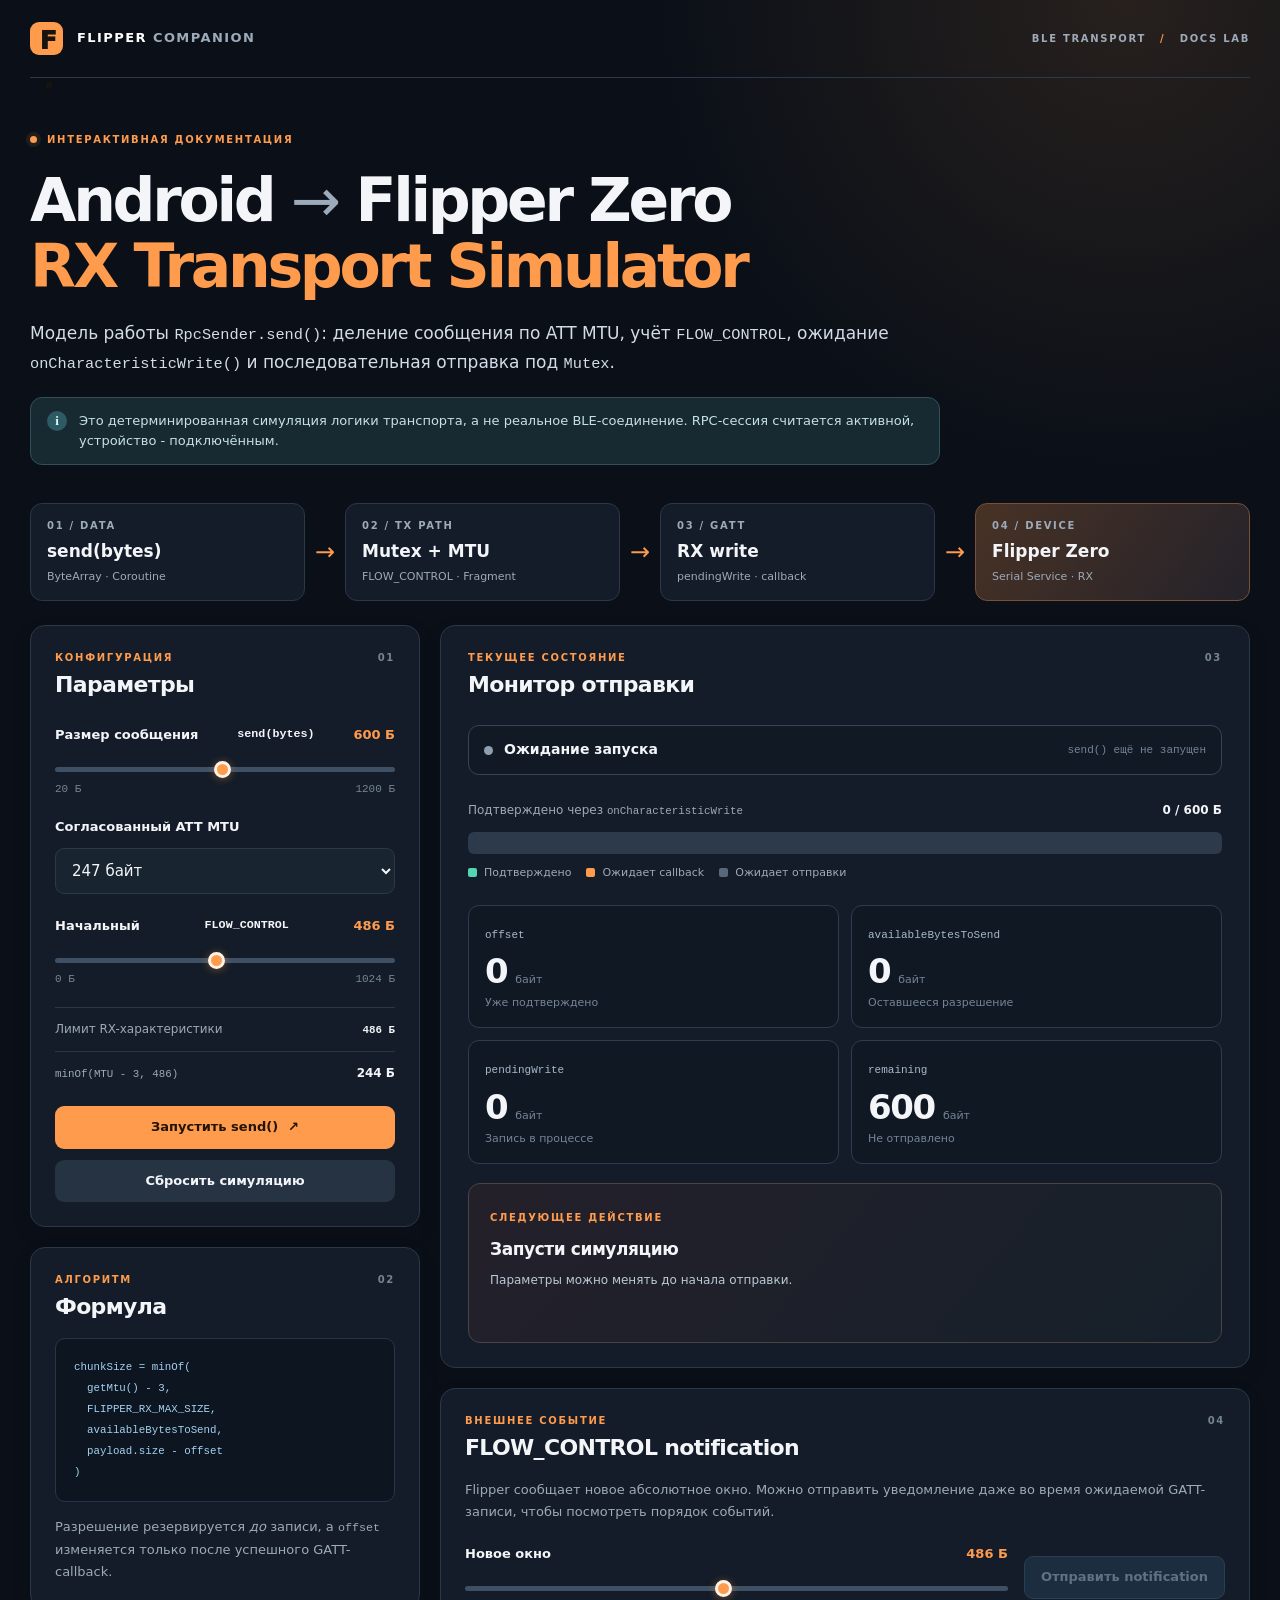
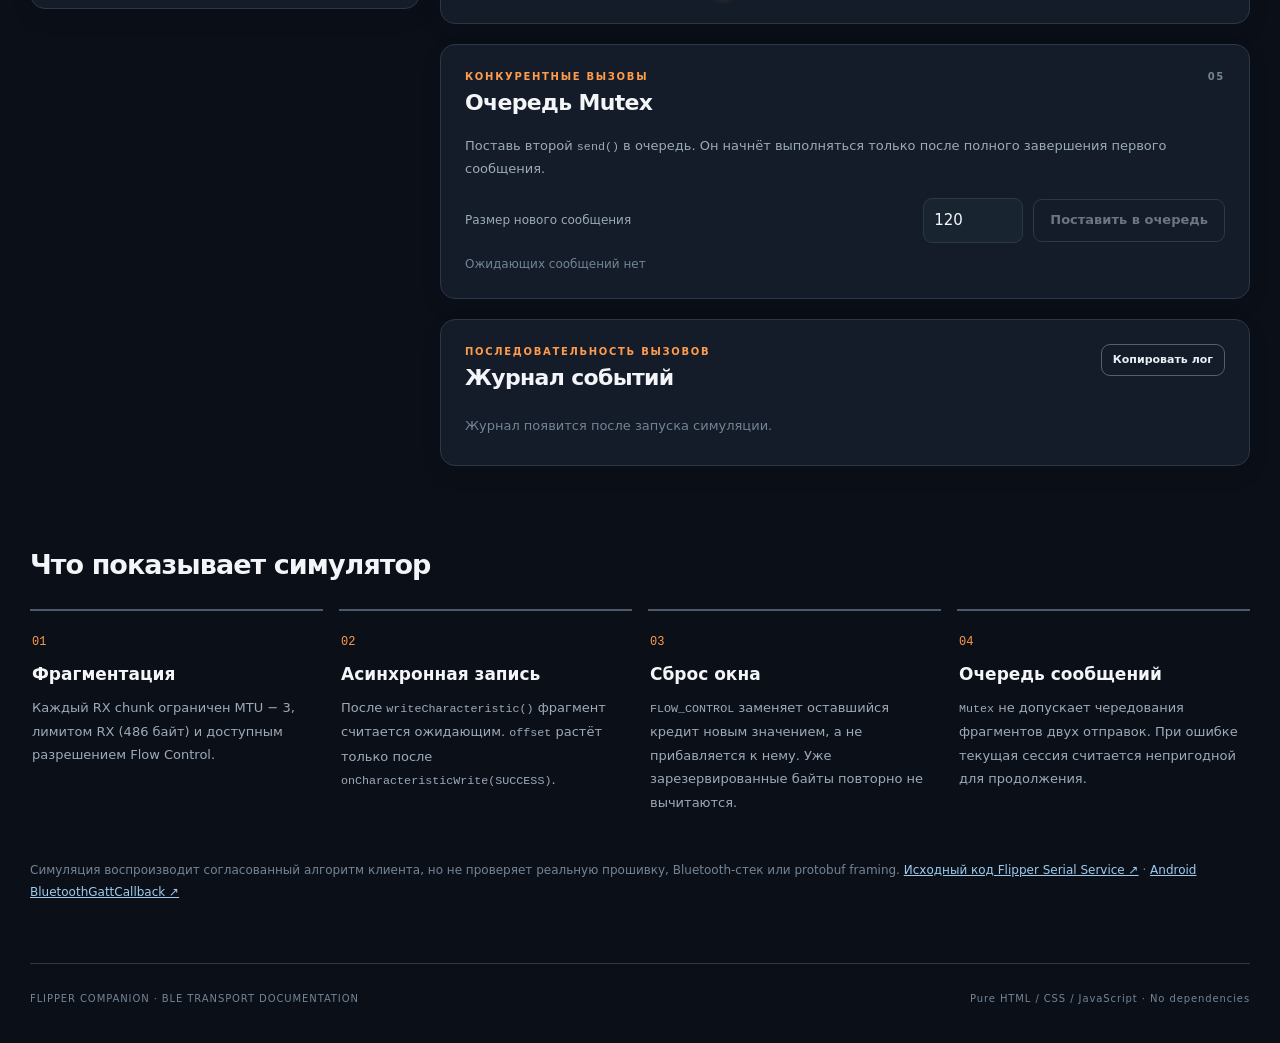
<file: docs/ble-transport/simulator.html>
<!DOCTYPE html>
<html lang="ru">
<head>
  <meta charset="utf-8">
  <meta name="viewport" content="width=device-width, initial-scale=1">
  <meta name="color-scheme" content="dark">
  <meta name="description" content="Интерактивная симуляция Android → Flipper Zero BLE RX: MTU, фрагментация, FLOW_CONTROL, onCharacteristicWrite и Mutex.">
  <title>BLE RX Transport Simulator - Flipper Companion</title>
  <link rel="stylesheet" href="./simulator.css">
  <script src="./simulation.js" defer></script>
  <script src="./simulator.js" defer></script>
</head>
<body>
  <div class="page">
    <header class="topbar">
      <a class="brand" href="../index.html" aria-label="Вернуться к документации"><span class="brand-mark" aria-hidden="true">F<span class="brand-dot">.</span></span><span>FLIPPER <span class="sub-brand">COMPANION</span></span></a>
      <span class="top-tag">BLE TRANSPORT <span class="divider-dot">/</span> DOCS LAB</span>
    </header>
    <main>
      <section class="intro">
        <div class="eyebrow"><span class="live-dot"></span> ИНТЕРАКТИВНАЯ ДОКУМЕНТАЦИЯ</div>
        <h1>Android <span class="arrow">→</span> Flipper Zero<br><span class="accent">RX Transport Simulator</span></h1>
        <p class="lead">Модель работы <code>RpcSender.send()</code>: деление сообщения по ATT MTU, учёт <code>FLOW_CONTROL</code>, ожидание <code>onCharacteristicWrite()</code> и последовательная отправка под <code>Mutex</code>.</p>
        <div class="notice"><span class="notice-icon">i</span> Это детерминированная симуляция логики транспорта, а не реальное BLE-соединение. RPC-сессия считается активной, устройство - подключённым.</div>
      </section>

      <section class="flow-diagram" aria-label="Путь отправки пакета">
        <div class="flow-node"><span class="node-step">01 / DATA</span><strong>send(bytes)</strong><small>ByteArray · Coroutine</small></div>
        <span class="flow-arrow" aria-hidden="true">→</span>
        <div class="flow-node"><span class="node-step">02 / TX PATH</span><strong>Mutex + MTU</strong><small>FLOW_CONTROL · Fragment</small></div>
        <span class="flow-arrow" aria-hidden="true">→</span>
        <div class="flow-node"><span class="node-step">03 / GATT</span><strong>RX write</strong><small>pendingWrite · callback</small></div>
        <span class="flow-arrow" aria-hidden="true">→</span>
        <div class="flow-node flipper-node"><span class="node-step">04 / DEVICE</span><strong>Flipper Zero</strong><small>Serial Service · RX</small></div>
      </section>

      <div class="dashboard">
        <aside class="sidebar">
          <section class="panel" aria-labelledby="config-title">
            <div class="panel-heading"><div><p class="section-overline">КОНФИГУРАЦИЯ</p><h2 id="config-title">Параметры</h2></div><span class="panel-index">01</span></div>
            <div class="control">
              <label for="payloadSize">Размер сообщения <code>send(bytes)</code> <output id="payloadValue" for="payloadSize">600 Б</output></label>
              <input type="range" id="payloadSize" min="20" max="1200" value="600" step="20">
              <div class="range-labels"><span>20 Б</span><span>1200 Б</span></div>
            </div>
            <div class="control">
              <label for="mtu">Согласованный ATT MTU</label>
              <select id="mtu"><option value="23">23 байта</option><option value="100">100 байт</option><option value="247" selected>247 байт</option><option value="517">517 байт</option></select>
            </div>
            <div class="control">
              <label for="initialCredit">Начальный <code>FLOW_CONTROL</code> <output id="creditValue" for="initialCredit">486 Б</output></label>
              <input type="range" id="initialCredit" min="0" max="1024" value="486" step="1">
              <div class="range-labels"><span>0 Б</span><span>1024 Б</span></div>
            </div>
            <div class="parameter-line"><span>Лимит RX-характеристики</span><strong><code>486 Б</code></strong></div>
            <div class="parameter-line"><span><code>minOf(MTU - 3, 486)</code></span><strong id="chunkLimit">244 Б</strong></div>
            <button type="button" class="btn btn-primary block" id="startBtn">Запустить send() <span aria-hidden="true">↗</span></button>
            <button type="button" class="btn btn-secondary block" id="resetBtn">Сбросить симуляцию</button>
          </section>
          <section class="panel" aria-labelledby="formula-title">
            <div class="panel-heading compact"><div><p class="section-overline">АЛГОРИТМ</p><h2 id="formula-title">Формула</h2></div><span class="panel-index">02</span></div>
            <pre class="formula"><code>chunkSize = minOf(
  getMtu() - 3,
  FLIPPER_RX_MAX_SIZE,
  availableBytesToSend,
  payload.size - offset
)</code></pre>
            <p class="small-note">Разрешение резервируется <em>до</em> записи, а <code>offset</code> изменяется только после успешного GATT-callback.</p>
          </section>
        </aside>

        <div class="content">
          <section class="panel monitor" aria-labelledby="monitor-title">
            <div class="panel-heading"><div><p class="section-overline">ТЕКУЩЕЕ СОСТОЯНИЕ</p><h2 id="monitor-title">Монитор отправки</h2></div><span class="panel-index">03</span></div>
            <div class="statusline"><span id="statusIndicator" class="status-indicator idle"></span><strong id="statusLabel" aria-live="polite">Ожидание запуска</strong><span class="mono dim" id="activeMessage">send() ещё не запущен</span></div>
            <div class="progress-title"><span>Подтверждено через <code>onCharacteristicWrite</code></span><strong id="progressText">0 / 600 Б</strong></div>
            <div class="progress-track"><div class="progress-confirmed" id="progressConfirmed"></div><div class="progress-pending" id="progressPending"></div></div>
            <div class="legend"><span><i class="legend-color confirmed"></i>Подтверждено</span><span><i class="legend-color pending"></i>Ожидает callback</span><span><i class="legend-color remaining"></i>Ожидает отправки</span></div>
            <div class="metric-grid">
              <div class="metric"><span class="metric-label">offset</span><div><strong id="offsetMetric">0</strong><small>байт</small></div><p>Уже подтверждено</p></div>
              <div class="metric"><span class="metric-label">availableBytesToSend</span><div><strong id="creditMetric">0</strong><small>байт</small></div><p>Оставшееся разрешение</p></div>
              <div class="metric"><span class="metric-label">pendingWrite</span><div><strong id="pendingMetric">0</strong><small>байт</small></div><p>Запись в процессе</p></div>
              <div class="metric"><span class="metric-label">remaining</span><div><strong id="remainingMetric">600</strong><small>байт</small></div><p>Не отправлено</p></div>
            </div>
            <div class="action-card" id="actionCard" aria-live="polite">
              <span class="action-label">СЛЕДУЮЩЕЕ ДЕЙСТВИЕ</span>
              <h3 id="actionTitle">Запусти симуляцию</h3>
              <p id="actionDescription">Параметры можно менять до начала отправки.</p>
              <div class="primary-actions">
                <button type="button" id="writeBtn" class="btn btn-primary" hidden>writeCharacteristic(RX)</button>
                <button type="button" id="confirmBtn" class="btn btn-primary" hidden>onCharacteristicWrite(SUCCESS)</button>
                <button type="button" id="autoBtn" class="btn btn-outline" hidden>До следующей паузы »</button>
                <button type="button" id="errorBtn" class="btn btn-danger" hidden>Ошибка GATT</button>
              </div>
              <div class="fault-actions" id="faultActions" hidden>
                <button type="button" class="btn btn-small btn-outline" id="disconnectBtn">Disconnect</button>
                <button type="button" class="btn btn-small btn-outline" id="inactiveBtn">RPC NOT_ACTIVE</button>
                <button type="button" class="btn btn-small btn-outline" id="timeoutBtn">Таймаут ожидания</button>
              </div>
            </div>
          </section>

          <section class="panel notification" aria-labelledby="notification-title">
            <div class="panel-heading compact"><div><p class="section-overline">ВНЕШНЕЕ СОБЫТИЕ</p><h2 id="notification-title">FLOW_CONTROL notification</h2></div><span class="panel-index">04</span></div>
            <p class="small-note">Flipper сообщает новое абсолютное окно. Можно отправить уведомление даже во время ожидаемой GATT-записи, чтобы посмотреть порядок событий.</p>
            <div class="notification-row"><div class="control compact-control"><label for="refillCredit">Новое окно <output id="refillValue" for="refillCredit">486 Б</output></label><input id="refillCredit" type="range" min="0" max="1024" value="486" step="1"></div><button type="button" class="btn btn-blue" id="notifyBtn" disabled>Отправить notification</button></div>
          </section>

          <section class="panel queue-panel" aria-labelledby="queue-title">
            <div class="panel-heading compact"><div><p class="section-overline">КОНКУРЕНТНЫЕ ВЫЗОВЫ</p><h2 id="queue-title">Очередь Mutex</h2></div><span class="panel-index">05</span></div>
            <p class="small-note">Поставь второй <code>send()</code> в очередь. Он начнёт выполняться только после полного завершения первого сообщения.</p>
            <div class="queue-line"><label for="secondSize">Размер нового сообщения</label><input type="number" id="secondSize" min="1" max="4096" step="1" value="120"><button type="button" class="btn btn-outline" id="enqueueBtn" disabled>Поставить в очередь</button></div>
            <div class="queue-list" id="queueList"><span class="dim">Ожидающих сообщений нет</span></div>
          </section>

          <section class="panel log-panel" aria-labelledby="log-title">
            <div class="panel-heading compact"><div><p class="section-overline">ПОСЛЕДОВАТЕЛЬНОСТЬ ВЫЗОВОВ</p><h2 id="log-title">Журнал событий</h2></div><button type="button" class="btn btn-tiny btn-outline" id="copyLogBtn">Копировать лог</button></div>
            <ol class="event-log" id="eventLog" aria-label="Журнал операций"><li class="empty-log">Журнал появится после запуска симуляции.</li></ol>
          </section>
        </div>
      </div>

      <section class="help-section">
        <h2>Что показывает симулятор</h2>
        <div class="help-grid">
          <article><span class="help-num">01</span><h3>Фрагментация</h3><p>Каждый RX chunk ограничен MTU − 3, лимитом RX (486 байт) и доступным разрешением Flow Control.</p></article>
          <article><span class="help-num">02</span><h3>Асинхронная запись</h3><p>После <code>writeCharacteristic()</code> фрагмент считается ожидающим. <code>offset</code> растёт только после <code>onCharacteristicWrite(SUCCESS)</code>.</p></article>
          <article><span class="help-num">03</span><h3>Сброс окна</h3><p><code>FLOW_CONTROL</code> заменяет оставшийся кредит новым значением, а не прибавляется к нему. Уже зарезервированные байты повторно не вычитаются.</p></article>
          <article><span class="help-num">04</span><h3>Очередь сообщений</h3><p><code>Mutex</code> не допускает чередования фрагментов двух отправок. При ошибке текущая сессия считается непригодной для продолжения.</p></article>
        </div>
        <p class="footnote">Симуляция воспроизводит согласованный алгоритм клиента, но не проверяет реальную прошивку, Bluetooth-стек или protobuf framing. <a href="https://github.com/flipperdevices/flipperzero-firmware/blob/dev/targets/f7/ble_glue/services/serial_service.c" target="_blank" rel="noopener noreferrer">Исходный код Flipper Serial Service ↗</a> · <a href="https://developer.android.com/reference/android/bluetooth/BluetoothGattCallback" target="_blank" rel="noopener noreferrer">Android BluetoothGattCallback ↗</a></p>
      </section>
    </main>
    <footer><span>FLIPPER COMPANION · BLE TRANSPORT DOCUMENTATION</span><span>Pure HTML / CSS / JavaScript · No dependencies</span></footer>
  </div>
</body>
</html>
</file>
<file: docs/ble-connection/connection.css>
/* Flipper Zero Companion — interactive BLE connection reference */
:root{color-scheme:dark;--bg:#0b1119;--surface:#121d29;--surface2:#1a2836;--line:#2c3c4e;--text:#ecf2f8;--sub:#b4c1cf;--dim:#8496a8;--orange:#ff9f54;--orange2:#e68136;--teal:#63d9b2;--blue:#84c4fa;--red:#f5a2a5;--radius:16px;--mono:ui-monospace,SFMono-Regular,Consolas,Menlo,monospace}
*{box-sizing:border-box}html{scroll-behavior:smooth;scroll-padding-top:32px}body{margin:0;background:radial-gradient(ellipse 55rem 45rem at 83% -6%,#362a25 0%,transparent 64%),var(--bg);color:var(--text);font:15px/1.65 Inter,ui-sans-serif,system-ui,-apple-system,BlinkMacSystemFont,"Segoe UI",sans-serif}button{font:inherit;cursor:pointer}a{color:var(--orange);text-underline-offset:3px}code{font: .9em var(--mono);color:#b4ddfc}h1,h2,h3,p{margin-top:0}.container{width:min(1150px,calc(100% - 52px));margin:0 auto}.topbar{height:79px;border-bottom:1px solid #2a3440;display:flex;align-items:center;justify-content:space-between;gap:16px}.brand{display:flex;align-items:center;gap:13px;font-size:12px;font-weight:900;color:#fff;text-decoration:none;letter-spacing:.14em}.brand-mark{width:34px;height:34px;background:var(--orange);color:#26180f;border-radius:10px;display:grid;place-items:center;font-size:24px;line-height:1;letter-spacing:-.1em}.toplinks{display:flex;align-items:center;gap:18px}.toplinks a{font-size:12px;color:var(--sub);text-decoration:none}.toplinks a:hover{color:var(--orange)}.eyebrow{font-size:11px;letter-spacing:.16em;font-weight:800;color:var(--orange);text-transform:uppercase}.hero{padding:60px 0 36px;display:grid;grid-template-columns:minmax(0,1.6fr) minmax(240px,.72fr);gap:36px;align-items:center}.hero h1{font-size:clamp(34px,4.5vw,58px);line-height:1.08;letter-spacing:-.06em;margin:14px 0 19px;font-weight:830}.hero h1 span{color:var(--orange)}.lead{color:#c1cedb;font-size:16px;max-width:650px;line-height:1.7;margin-bottom:20px}.hero-meta{display:flex;align-items:center;gap:10px;flex-wrap:wrap;color:var(--dim);font-size:12px}.meta-pill{border:1px solid var(--line);border-radius:99px;padding:4px 10px;background:#151f2a}.hero-aside{background:#111c27;border:1px solid #3a4653;border-radius:18px;padding:24px}.hero-aside .small-title{font-size:11px;letter-spacing:.16em;color:var(--orange);font-weight:850}.hero-aside p{font-size:13px;color:var(--sub);line-height:1.7;margin:10px 0 0}.state-card{border-left:3px solid var(--blue);padding:6px 0 6px 13px;margin-top:19px}.state-card.ready{border-color:var(--teal)}.state-card strong{font-size:14px}.state-card small{display:block;color:var(--sub);font-size:11px;line-height:1.5;margin-top:4px}.toolbar{border-top:1px solid var(--line);padding:25px 0 21px;display:flex;gap:16px;align-items:flex-end;justify-content:space-between;flex-wrap:wrap}.toolbar h2{font-size:23px;line-height:1.3;letter-spacing:-.04em;margin-bottom:4px}.toolbar p{margin:0;color:var(--sub);font-size:13px}.toolbar-actions{display:flex;gap:9px;flex-wrap:wrap}.btn{border:1px solid #46586d;border-radius:9px;background:#1d2b3a;color:#e5edf5;padding:9px 14px;font-weight:750;font-size:12px;white-space:nowrap;transition:background .18s,border-color .18s}.btn:hover{background:#293a4e;border-color:#718397}.btn.primary{background:var(--orange);border-color:var(--orange);color:#21170f}.btn.primary:hover{background:#ffb474}.pipeline{position:relative;margin:0 auto 46px;max-width:910px}.pipeline:before{content:"";position:absolute;top:30px;bottom:44px;left:30px;border-left:2px dashed #3d5164;pointer-events:none}.stage{position:relative;padding:0 0 30px 0}.stage:last-child{padding-bottom:0}.stage-header{position:relative;width:100%;text-align:left;display:grid;grid-template-columns:62px minmax(0,1fr) auto;gap:14px;align-items:center;min-height:102px;transition:border-color .18s,background .18s;border:1px solid #344557;border-radius:14px;background:#131e2a;padding:14px 17px 14px 0}.stage-header:hover{border-color:#ce8a58;background:#192431}.stage-header[aria-expanded="true"]{border-color:#d08b59;background:#1b2835;border-radius:14px 14px 12px 12px}.number{width:46px;height:46px;margin-left:8px;display:grid;place-items:center;border-radius:11px;background:#293746;border:1px solid #456074;color:var(--orange);font:700 15px var(--mono);z-index:2}.stage.active .number{background:#4d3426;border-color:var(--orange)}.stage-header .method{font-size:11px;color:var(--orange);letter-spacing:.06em;font-family:var(--mono);font-weight:650}.stage-header .name{display:block;color:#f6f8fb;font-size:19px;font-weight:780;line-height:1.32;letter-spacing:-.025em;margin:3px 0}.stage-header .summary{display:block;font-size:12px;color:var(--sub);font-weight:470}.arrow-control{font-size:11px;display:flex;gap:8px;align-items:center;color:#dce4ec;padding:10px}.chevron{width:26px;height:26px;display:grid;place-items:center;border:1px solid #526377;background:#243343;border-radius:8px;font-size:16px;line-height:1;transition:transform .2s}.stage.active .chevron{transform:rotate(180deg)}.stage:not(:last-child):after{content:"↓";position:absolute;left:24px;bottom:1px;color:var(--orange);font-size:25px;line-height:1}.detail{position:relative;border:1.5px dashed #af815d;border-radius:15px;background:transparent;margin:12px 0 0 75px;padding:25px 26px 22px;box-shadow:inset 0 0 0 1px #b6753411}.detail[hidden]{display:none}.detail-top{display:flex;align-items:flex-start;justify-content:space-between;gap:14px}.detail h3{margin:0 0 7px;font-size:17px;letter-spacing:-.015em}.detail .desc{font-size:13px;color:var(--sub);max-width:760px;margin:0 0 18px}.collapse{border:1px solid #79604d;background:transparent;border-radius:8px;color:var(--orange);font-size:11px;line-height:1.2;font-weight:850;padding:8px 10px;white-space:nowrap}.collapse:hover{background:#2e251f}.mini-flow{display:flex;gap:9px;align-items:stretch;margin:16px 0 17px}.mini-node{border:1px solid #4a6076;background:#172532;border-radius:10px;flex:1;min-width:0;padding:13px 12px;display:flex;flex-direction:column;justify-content:center;gap:4px}.mini-node strong{font-size:12px;line-height:1.35}.mini-node small{font-size:10px;line-height:1.45;color:var(--sub)}.mini-node.decision{border-color:#977b52;background:#28271f}.mini-node.success{border-color:#4c8d7d;background:#182e2c}.mini-arrow{color:var(--orange);font-size:20px;align-self:center;flex:0 0 auto}.detail-foot{display:grid;grid-template-columns:1fr 1fr;gap:12px}.detail-box{border:1px solid #354859;border-radius:11px;padding:15px;background:#0f19231a}.detail-box h4{font-size:11px;letter-spacing:.08em;color:var(--blue);margin:0 0 7px;text-transform:uppercase}.detail-box p{font-size:12px;color:var(--sub);margin:0;line-height:1.65}.detail-box.error{border-color:#63434a}.detail-box.error h4{color:var(--red)}.detail code{overflow-wrap:anywhere}.detail-note{border-left:3px solid #8d754e;color:#c9c2b4;font-size:12px;line-height:1.65;padding:7px 0 7px 13px;margin-top:13px}.detail .uuid-line{display:flex;gap:5px;flex-wrap:wrap}.chip{font:11px var(--mono);border:1px solid #385269;color:#bcdfff;padding:4px 8px;border-radius:7px;background:#172735}.error-section{border:1px solid #51424c;border-radius:15px;padding:24px 28px;margin:24px auto 60px;max-width:910px;display:grid;grid-template-columns:1fr auto;gap:20px;align-items:center}.error-section h2{font-size:17px;margin:0 0 7px}.error-section p{font-size:13px;color:var(--sub);margin:0}.error-sign{color:var(--red);border:1px solid #905964;padding:9px 15px;border-radius:12px;font-size:12px;font-weight:800}.sources{border-top:1px solid #344455;padding:23px 0 31px}.sources h2{font-size:14px;margin:0 0 10px}.sources a{font-size:12px;color:var(--sub);margin-right:16px}.footer{padding:20px 0 35px;display:flex;justify-content:space-between;gap:12px;color:#75889a;font-size:11px;letter-spacing:.04em}.sr-only{border:0;clip:rect(0,0,0,0);height:1px;margin:-1px;overflow:hidden;padding:0;position:absolute;width:1px;white-space:nowrap}button:focus-visible,a:focus-visible{outline:3px solid var(--orange);outline-offset:3px}
@media(max-width:780px){.container{width:min(100% - 30px,1150px)}.hero{grid-template-columns:1fr;padding:38px 0 28px;gap:13px}.hero-aside{padding:17px}.hero-aside .state-card{display:inline-block;width:48%;vertical-align:top}.stage-header{grid-template-columns:54px minmax(0,1fr);gap:9px}.arrow-control{grid-column:2;justify-self:start;padding:4px 0}.stage-header .name{font-size:17px}.pipeline:before{left:27px}.stage:not(:last-child):after{left:21px}.detail{margin-left:45px;padding:19px 16px}.mini-flow{flex-direction:column;gap:5px}.mini-arrow{transform:rotate(90deg);font-size:19px;line-height:1}.detail-foot{grid-template-columns:1fr}.toplinks{gap:10px}.toplinks a{font-size:11px}}@media(max-width:480px){.topbar{height:68px}.brand{font-size:10px;gap:8px}.brand-mark{width:27px;height:27px;font-size:20px}.toplinks a:nth-child(2){display:none}.hero h1{font-size:36px}.hero-aside .state-card{display:block;width:auto}.toolbar{align-items:flex-start}.toolbar-actions{width:100%}.toolbar-actions .btn{flex:1}.stage-header{grid-template-columns:48px 1fr;padding:12px 11px 12px 0}.number{width:40px;height:40px;margin-left:5px}.pipeline:before{left:24px}.detail{margin-left:20px}.detail-top{gap:8px}.detail h3{font-size:15px}.collapse{font-size:10px}.error-section{grid-template-columns:1fr}.footer{flex-wrap:wrap}}
@media(prefers-reduced-motion:reduce){html{scroll-behavior:auto}*{transition:none!important}}
</file>
<file: docs/ble-transport/simulator.css>
:root{--bg:#0b1018;--panel:#131c28;--panel-2:#192431;--border:#2b3848;--muted:#9daab9;--dim:#748496;--text:#f3f5f8;--orange:#ff9b4c;--orange-deep:#ed7629;--mint:#54d6b2;--blue:#78b7ed;--danger:#ff9a9a;--radius:15px;--font:Inter,ui-sans-serif,system-ui,-apple-system,BlinkMacSystemFont,"Segoe UI",sans-serif;--mono:ui-monospace,SFMono-Regular,Menlo,Consolas,monospace}
*{box-sizing:border-box}html{scroll-behavior:smooth}body{margin:0;background:radial-gradient(circle at 88% 0%,#27201d 0,#0b1018 29rem),var(--bg);font:15px/1.55 var(--font);color:var(--text)}a{color:var(--orange)}button,input,select{font:inherit}button{cursor:pointer}button:disabled{cursor:not-allowed;opacity:.42}button:focus-visible,input:focus-visible,select:focus-visible,a:focus-visible{outline:2px solid var(--orange);outline-offset:3px}[hidden]{display:none!important}code,.mono,pre{font-family:var(--mono)}code{font-size:.9em}.page{max-width:1300px;margin:auto;padding:0 30px}.topbar{min-height:78px;display:flex;justify-content:space-between;gap:20px;align-items:center;border-bottom:1px solid var(--border)}.brand{display:inline-flex;align-items:center;gap:14px;text-decoration:none;color:#fff;font-size:13px;font-weight:850;letter-spacing:.11em}.brand-mark{display:grid;place-items:center;width:33px;height:33px;background:var(--orange);border-radius:9px;font-size:25px;color:#17140f;letter-spacing:-.15em;font-weight:950}.brand-dot{color:#17140f}.sub-brand{color:var(--muted);font-weight:550}.top-tag,.eyebrow,.section-overline,.node-step,.panel-index,.action-label{font-size:10px;letter-spacing:.17em;font-weight:750;color:var(--muted)}.divider-dot{padding:0 9px;color:var(--orange)}.intro{padding:54px 0 29px}.eyebrow{color:var(--orange);display:flex;align-items:center;gap:10px}.live-dot{width:7px;height:7px;display:inline-block;background:var(--orange);border-radius:100%;box-shadow:0 0 0 4px #ff9b4c17}.intro h1{font-size:clamp(34px,4.8vw,60px);letter-spacing:-.055em;line-height:1.1;margin:19px 0 20px;font-weight:820}.arrow{color:var(--muted);font-weight:300}.accent{color:var(--orange)}.lead{max-width:920px;color:#d3dce7;font-size:17px;line-height:1.75;margin:0 0 19px}.notice{max-width:910px;display:flex;gap:12px;align-items:start;background:#172a32;border:1px solid #31505a;border-radius:12px;color:#c6e1e6;padding:13px 16px;font-size:13px}.notice-icon{display:inline-grid;place-items:center;flex:0 0 20px;width:20px;height:20px;border-radius:100%;background:#2d5b64;color:#e3fbff;font-weight:800;font-family:serif}.flow-diagram{display:flex;gap:10px;align-items:center;margin:9px 0 24px}.flow-node{min-width:0;flex:1;display:flex;flex-direction:column;gap:4px;background:var(--panel);border:1px solid var(--border);border-radius:12px;padding:14px 16px;min-height:98px}.flow-node strong{font-size:17px}.flow-node small{font-size:11px;color:var(--muted)}.flipper-node{background:linear-gradient(125deg,#483225,#24222a);border-color:#795035}.flow-arrow{color:var(--orange);font-size:24px;flex:0 0 auto}.dashboard{display:grid;grid-template-columns:minmax(300px,390px) minmax(0,1fr);align-items:start;gap:20px}.sidebar,.content{display:grid;gap:20px}.panel{border:1px solid var(--border);border-radius:var(--radius);padding:24px;background:var(--panel);box-shadow:0 8px 24px #00000011}.panel-heading{display:flex;justify-content:space-between;align-items:start;gap:8px;margin-bottom:27px}.panel-heading.compact{margin-bottom:18px}.section-overline{color:var(--orange);margin:0 0 5px}.panel h2{font-size:22px;line-height:1.25;letter-spacing:-.03em;margin:0}.panel-index{color:var(--dim)}.control{margin:22px 0}.control label{display:flex;gap:12px;justify-content:space-between;align-items:start;font-weight:600;font-size:13px;margin-bottom:11px}.control output{color:var(--orange);white-space:nowrap;font-variant-numeric:tabular-nums}.control input[type=range]{width:100%}.range-labels{display:flex;justify-content:space-between;color:var(--dim);font:11px var(--mono);margin-top:3px}input[type=range]{appearance:none;height:5px;background:#405064;border-radius:99px;accent-color:var(--orange);margin:8px 0 5px;cursor:pointer}input[type=range]::-webkit-slider-thumb{appearance:none;width:17px;height:17px;background:var(--orange);border:3px solid #fff3e8;border-radius:100%;box-shadow:0 1px 9px #ff9b4c66}input[type=range]::-moz-range-thumb{width:12px;height:12px;background:var(--orange);border:3px solid #fff3e8;border-radius:100%}select,input[type=number]{background:var(--panel-2);color:var(--text);border:1px solid var(--border);padding:12px;border-radius:9px;width:100%;outline-color:var(--orange)}.parameter-line{display:flex;justify-content:space-between;gap:10px;padding:12px 0;border-top:1px solid #293644;font-size:12px;color:var(--muted)}.parameter-line strong{color:var(--text);white-space:nowrap}.btn{display:inline-flex;align-items:center;justify-content:center;gap:10px;border:1px solid transparent;padding:12px 16px;border-radius:9px;font-weight:720;font-size:13px;line-height:1.3;transition:filter .15s,transform .1s;text-align:center}.btn:not(:disabled):active{transform:translateY(1px)}.btn:not(:disabled):hover{filter:brightness(1.08)}.btn-primary{background:var(--orange);color:#221407}.btn-secondary{background:#263343;color:#f2f5f9}.btn-outline{background:transparent;border-color:#516173;color:#e9eff7}.btn-blue{background:#26465e;color:#c7e8ff;border-color:#417391}.btn-danger{border-color:#b36666;background:#482f37;color:#ffd2d2}.btn-tiny{padding:8px 11px;font-size:11px}.btn.block{display:flex;width:100%;margin-top:11px}.formula{margin:0;background:#0c1520;border:1px solid #273548;color:#a5d1f2;padding:18px;font-size:12px;line-height:1.75;border-radius:10px;overflow:auto}.small-note{font-size:13px;line-height:1.7;color:var(--muted);margin:0}.formula+.small-note{margin-top:14px}.monitor{padding:24px 27px}.statusline{display:flex;gap:11px;flex-wrap:wrap;align-items:center;border:1px solid #364553;background:#101924;border-radius:11px;padding:13px 15px;margin-bottom:26px}.statusline strong{font-size:14px}.statusline .dim{margin-left:auto;font-size:11px;word-break:break-word}.status-indicator{width:9px;height:9px;border-radius:50%;flex:0 0 auto;background:#8ea0af}.status-indicator.ready{background:#65c8f3;box-shadow:0 0 0 4px #65c8f31c}.status-indicator.pending{background:var(--orange);box-shadow:0 0 0 4px #ff9b4c21}.status-indicator.waiting{background:#c7a9ff;box-shadow:0 0 0 4px #c7a9ff22}.status-indicator.done{background:var(--mint);box-shadow:0 0 0 4px #54d6b222}.status-indicator.error{background:var(--danger);box-shadow:0 0 0 4px #ff9a9a22}.progress-title{display:flex;align-items:center;justify-content:space-between;gap:14px;font-size:12px;color:var(--muted);margin-bottom:12px}.progress-title strong{color:var(--text);white-space:nowrap}.progress-track{width:100%;height:22px;display:flex;background:#2d3a4b;border-radius:6px;overflow:hidden}.progress-confirmed{height:100%;background:linear-gradient(90deg,#2e9a79,#56d6b2);width:0;transition:width .18s}.progress-pending{height:100%;background:repeating-linear-gradient(45deg,#e98a37,#e98a37 7px,#f5ae62 7px,#f5ae62 14px);width:0;transition:width .18s}.legend{display:flex;flex-wrap:wrap;gap:15px;color:var(--muted);font-size:11px;margin:10px 0 24px}.legend span{display:flex;align-items:center;gap:7px}.legend-color{display:inline-block;width:9px;height:9px;border-radius:2px}.legend-color.confirmed{background:var(--mint)}.legend-color.pending{background:var(--orange)}.legend-color.remaining{background:#586779}.metric-grid{display:grid;grid-template-columns:repeat(2,minmax(0,1fr));gap:12px}.metric{min-width:0;background:#101824;border:1px solid #2d3d4c;border-radius:11px;padding:16px}.metric-label{color:#a7b9c7;font-family:var(--mono);font-size:11px;word-break:break-all}.metric>div{display:flex;gap:8px;align-items:baseline;margin:8px 0 4px}.metric strong{font-size:34px;letter-spacing:-.04em;font-variant-numeric:tabular-nums;line-height:1.1}.metric small,.metric p{font-size:11px;color:var(--dim)}.metric p{margin:0}.action-card{margin-top:19px;background:linear-gradient(130deg,#24202a,#16202a);border:1px solid #4a4443;border-radius:12px;padding:21px;min-height:160px}.action-label{color:var(--orange)}.action-card h3{font-size:17px;margin:8px 0;letter-spacing:-.025em}.action-card p{color:#bbcad6;font-size:12px;margin:0 0 16px;max-width:600px}.primary-actions{display:flex;flex-wrap:wrap;gap:9px}.notification-row{display:flex;align-items:end;gap:16px;margin-top:21px}.notification-row .control{flex:1;min-width:0;margin:0}.notification-row .btn{max-width:225px}.queue-line{display:flex;gap:10px;align-items:center;flex-wrap:wrap;margin-top:18px}.queue-line label{font-size:12px;color:var(--muted);margin-right:auto}.queue-line input{max-width:100px;padding:10px}.queue-list{display:flex;gap:8px;flex-wrap:wrap;margin-top:12px;font-size:12px}.queue-pill{border:1px solid #3a5871;background:#192b3c;color:#d7edff;border-radius:8px;padding:7px 10px}.queue-pill.active{border-color:#e39b61;background:#362a26;color:#ffd2aa}.dim{color:var(--dim)}.event-log{display:flex;flex-direction:column;gap:0;list-style:none;padding:0;margin:0;max-height:350px;overflow-y:auto;scrollbar-color:#536071 transparent}.event-log li{display:flex;align-items:baseline;gap:13px;border-bottom:1px solid #253242;padding:8px 0;font:12px/1.55 var(--mono);overflow-wrap:anywhere}.event-log li:last-child{border-bottom:0}.event-log li .event-index{flex:0 0 32px;text-align:right;color:#6b8297}.event-log li.info{color:#b9c8d9}.event-log li.flow{color:#81bfe5}.event-log li.write{color:#f7ba89}.event-log li.success{color:#7ae3c1}.event-log li.wait{color:#c0b0ec}.event-log li.error{color:#ffaaaa}.event-log li.queue{color:#e4d3a2}.event-log .empty-log{color:var(--dim);font:13px var(--font)}.help-section{padding:56px 0 48px}.help-section h2{font-size:27px;letter-spacing:-.035em}.help-grid{display:grid;grid-template-columns:repeat(4,1fr);gap:16px;margin:23px 0}.help-grid article{border-top:2px solid #4c5a6c;padding:18px 2px}.help-num{font:12px var(--mono);color:var(--orange)}.help-grid h3{font-size:17px;margin:9px 0}.help-grid p{font-size:13px;line-height:1.8;color:var(--muted);margin:0}.footnote{font-size:12px;color:var(--dim);margin-top:28px;line-height:1.8}.footnote a{color:#9ecbef}footer{display:flex;justify-content:space-between;gap:20px;flex-wrap:wrap;border-top:1px solid var(--border);padding:27px 0 38px;color:var(--dim);font-size:10px;letter-spacing:.09em}
@media(max-width:1000px){.dashboard{grid-template-columns:minmax(270px,340px) minmax(0,1fr)}.flow-node{padding:11px}.flow-node strong{font-size:14px}.metric strong{font-size:29px}.notification-row{flex-wrap:wrap}.notification-row .btn{max-width:none;width:100%}.help-grid{grid-template-columns:repeat(2,1fr)}}
@media(max-width:750px){.page{padding:0 17px}.topbar{min-height:64px}.top-tag{display:none}.intro{padding:35px 0 22px}.intro h1{font-size:clamp(32px,8vw,46px)}.lead{font-size:14px}.flow-diagram{display:grid;grid-template-columns:1fr 18px 1fr;gap:7px}.flow-node{min-height:95px}.flow-node:nth-of-type(3){grid-column:1}.flow-node:nth-of-type(4){grid-column:3}.flow-arrow:nth-of-type(2){display:none}.dashboard{grid-template-columns:1fr}.sidebar,.content{gap:13px}.panel{padding:19px}.monitor{padding:19px}.help-grid{grid-template-columns:1fr 1fr}.notification-row{flex-wrap:wrap}.notification-row .btn{max-width:none}.metric-grid{gap:8px}.metric{padding:13px}.metric strong{font-size:29px}.statusline .dim{margin-left:0}.queue-line label{flex-basis:100%}.queue-line input{width:90px}.queue-line .btn{flex:1}.help-section{padding-top:25px}}
@media(max-width:420px){.flow-diagram{grid-template-columns:1fr 16px 1fr}.flow-node{padding:9px}.flow-node strong{font-size:13px}.node-step{font-size:9px}.flow-node small{font-size:10px}.primary-actions .btn{width:100%}.metric strong{font-size:25px}.metric-label{font-size:10px}.help-grid{grid-template-columns:1fr}.control label{font-size:12px}}

.fault-actions{display:flex;gap:8px;flex-wrap:wrap;margin-top:16px;padding-top:13px;border-top:1px solid #47424a}.btn-small{padding:8px 11px;font-size:11px}.fault-actions .btn-outline{border-color:#746369;color:#e8c9cb}
</file>
